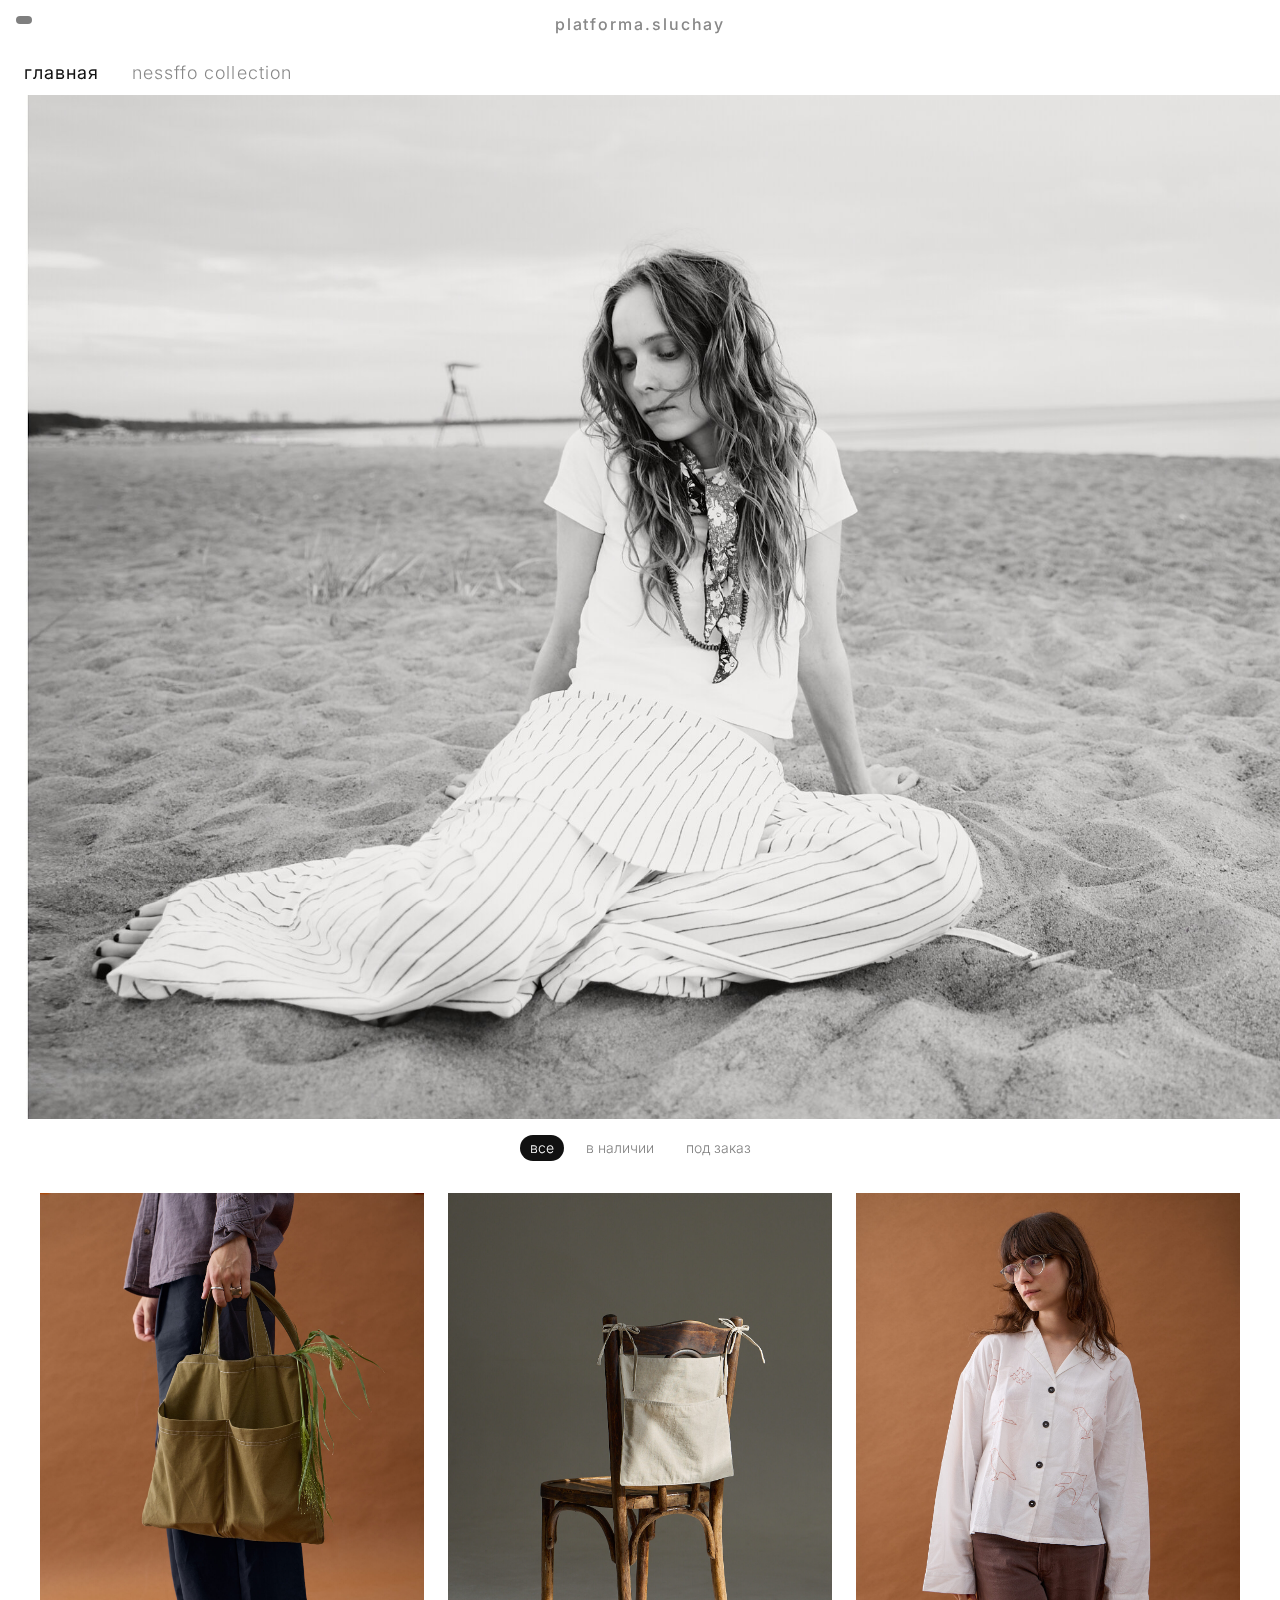
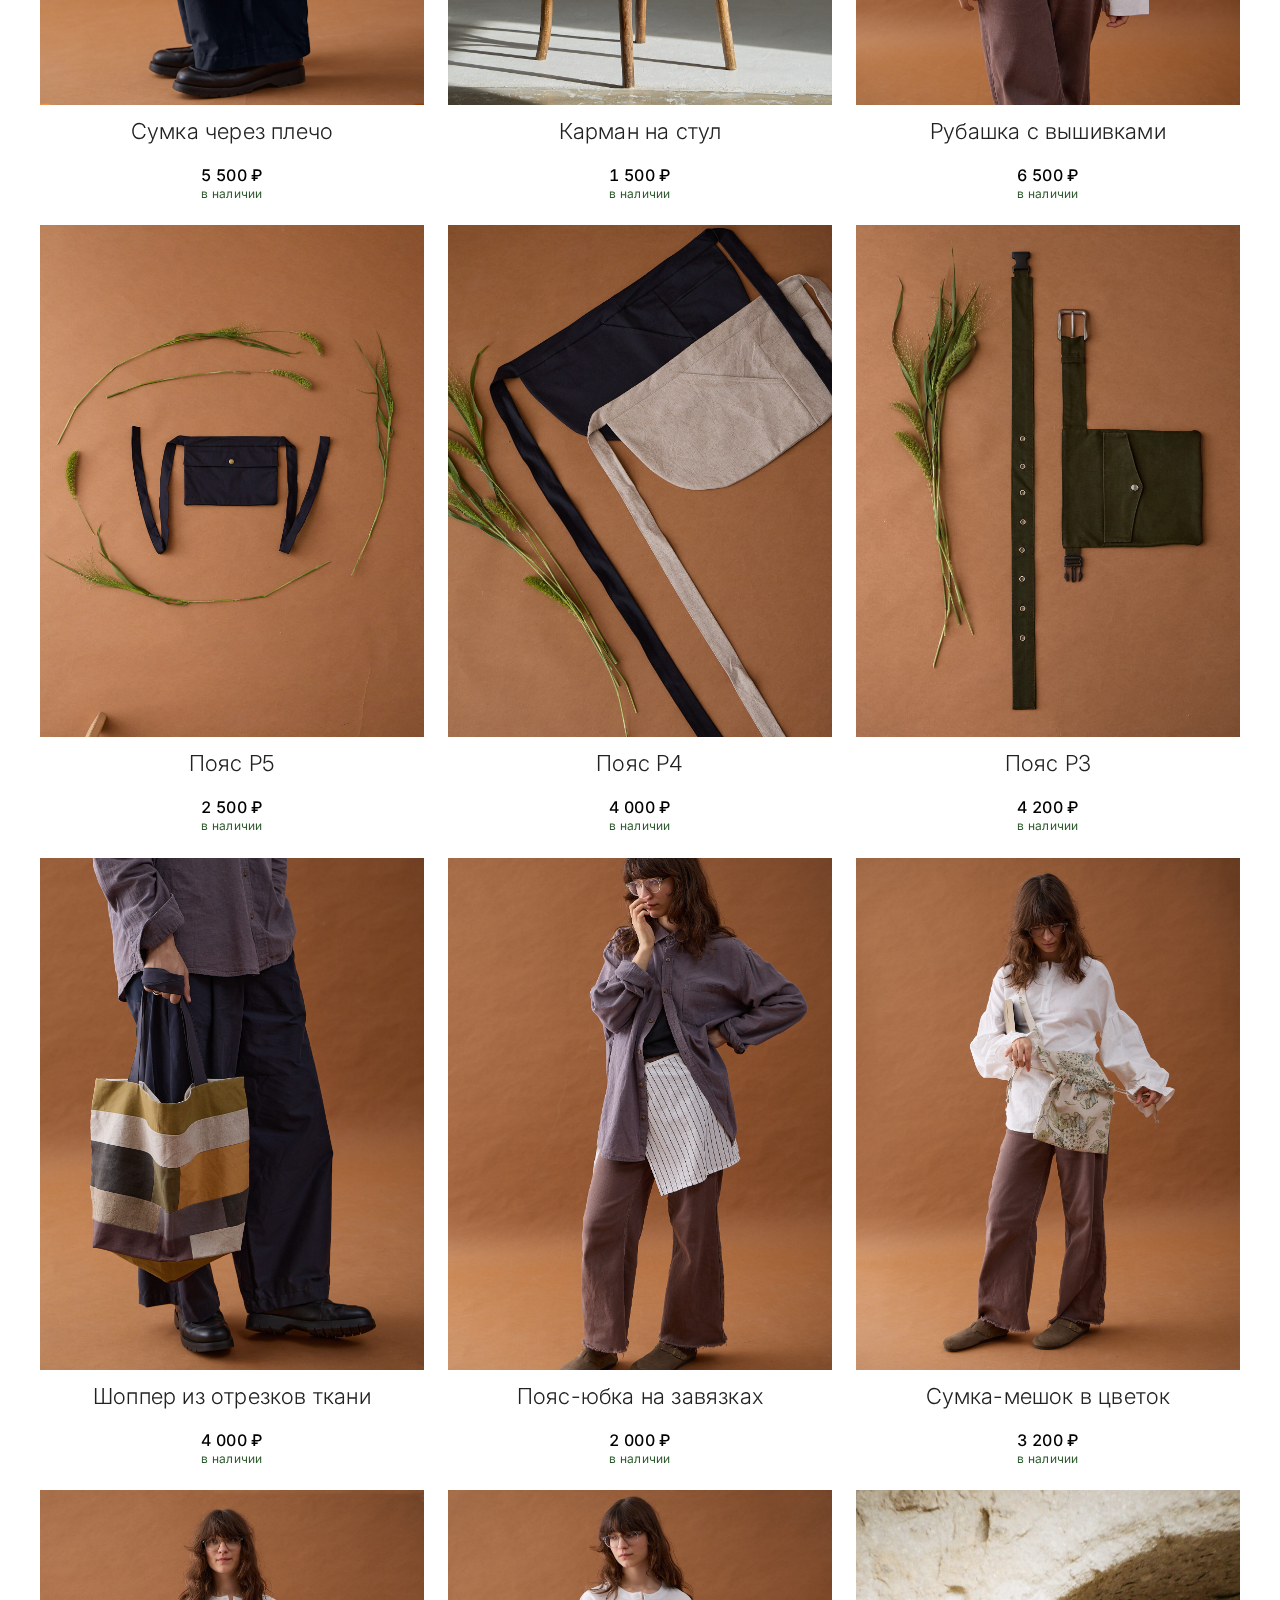
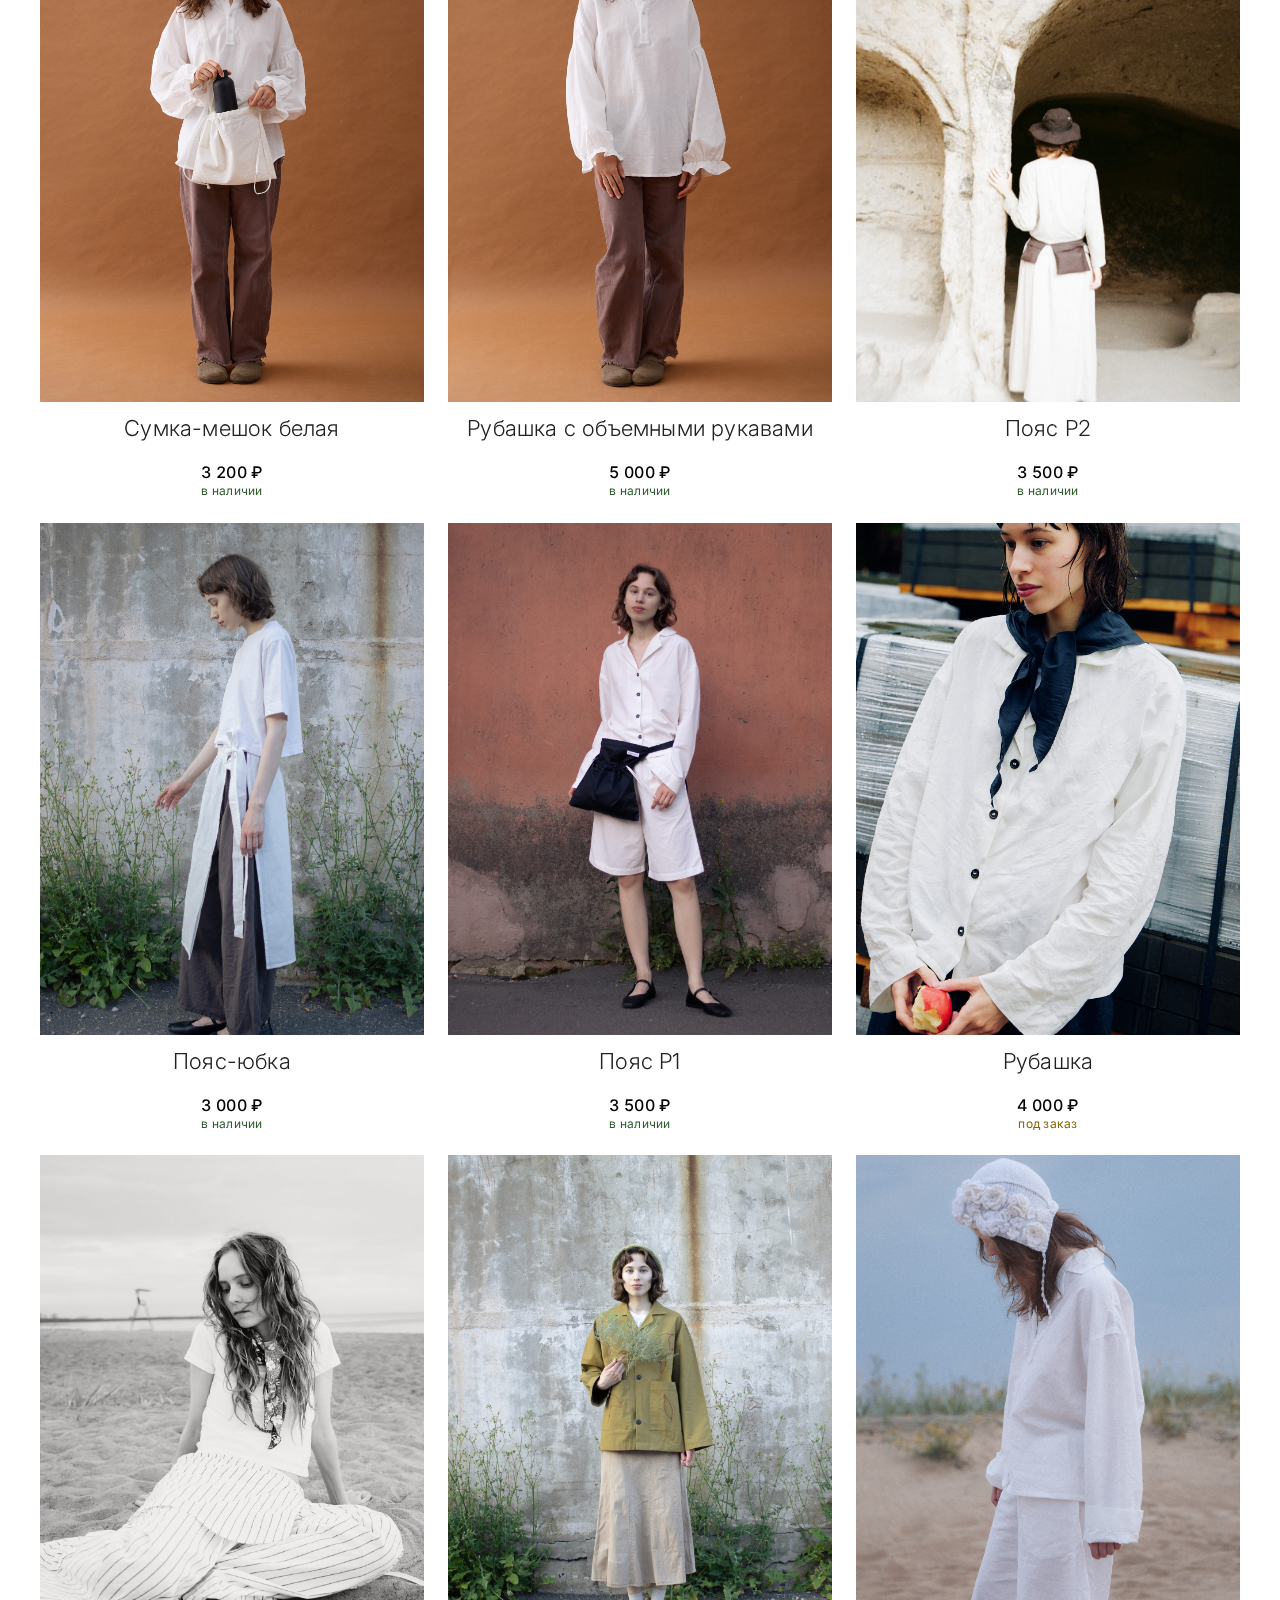
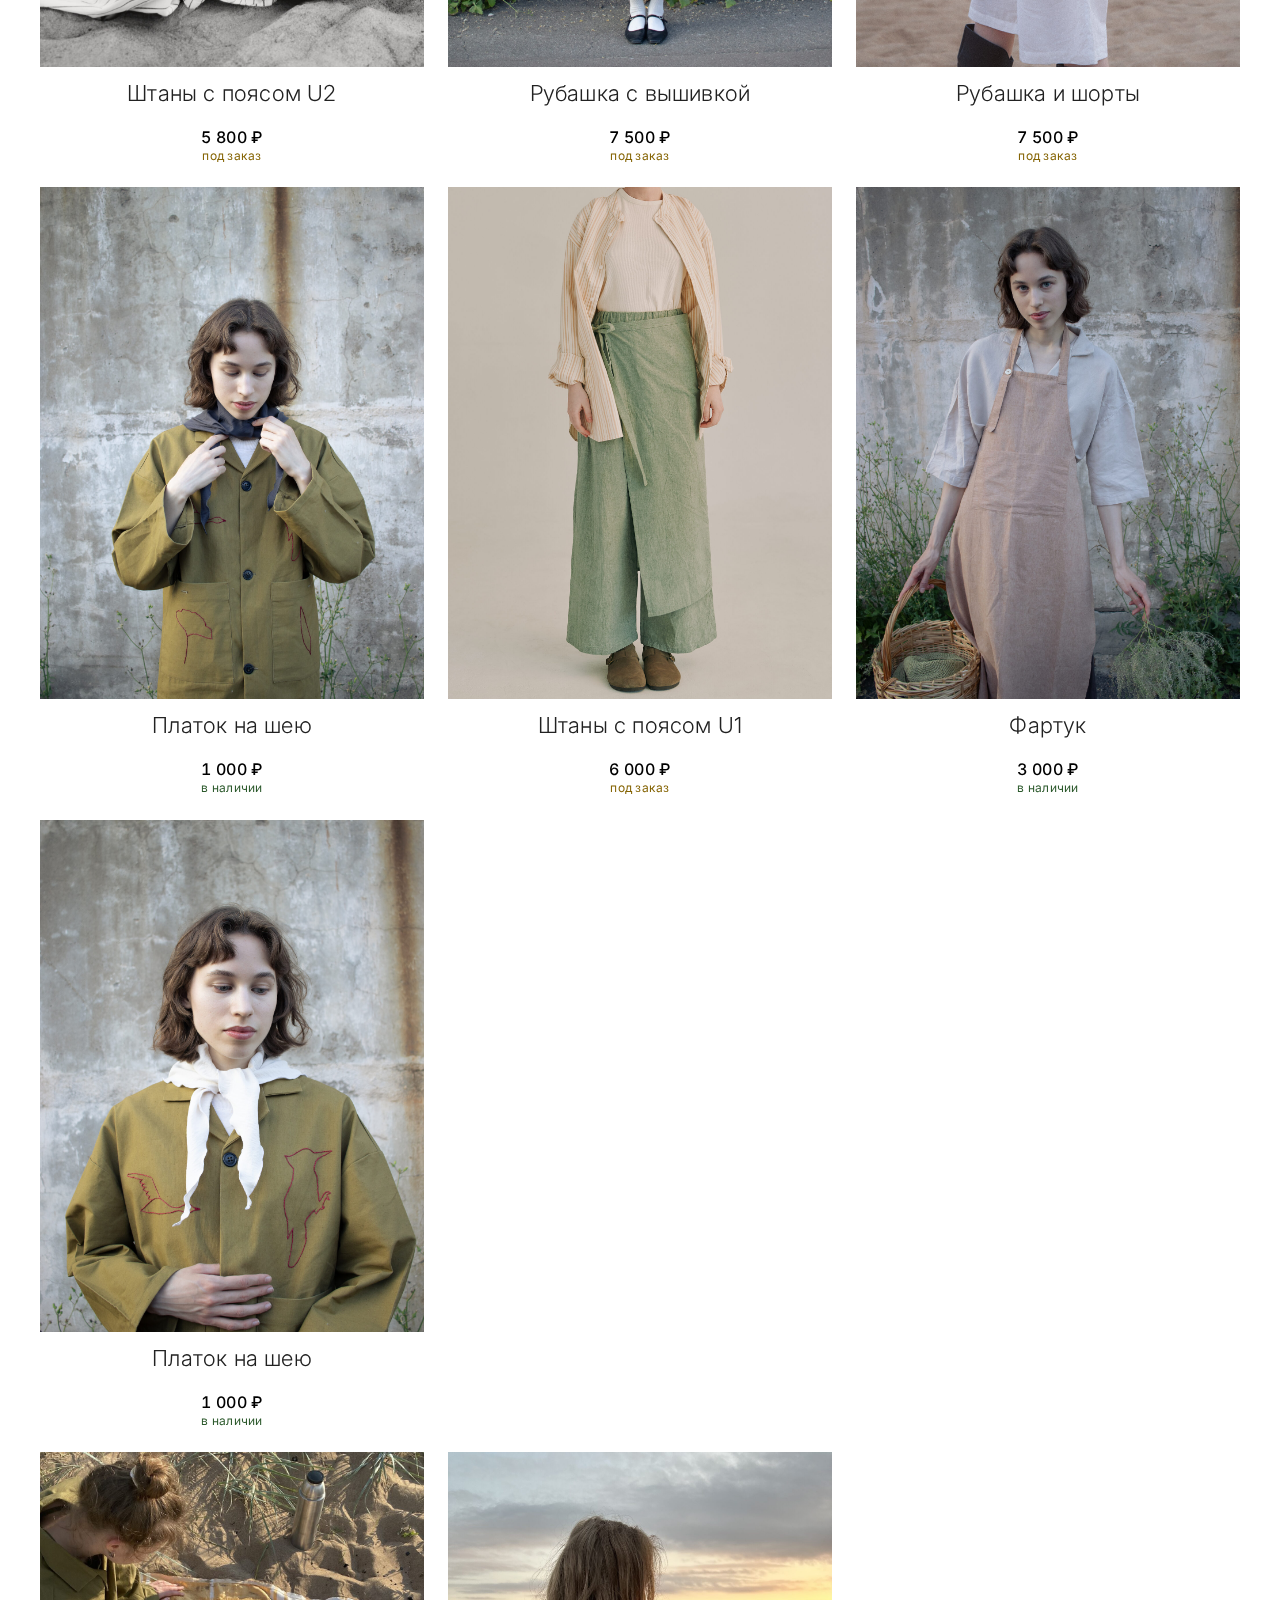
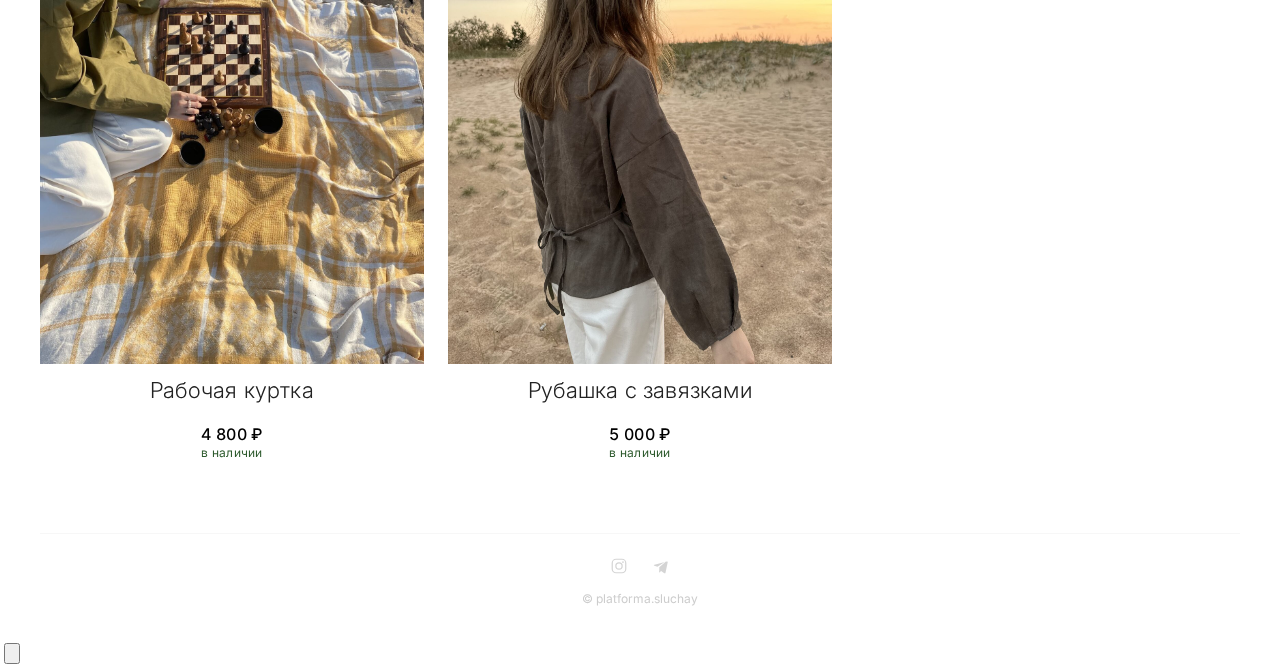
<file: index.html>
<!DOCTYPE html>
<html lang="ru">
<head>
<meta charset="UTF-8" />
    <meta name="viewport" content="width=device-width, initial-scale=1.0, maximum-scale=1.0, user-scalable=no, viewport-fit=cover" />
    <meta http-equiv="Cache-Control" content="no-cache, no-store, must-revalidate, max-age=0" />
    <meta http-equiv="Pragma" content="no-cache" />
    <meta http-equiv="Expires" content="0" />
    <meta http-equiv="Last-Modified" content="Thu, 15 Aug 2025 18:45:00 GMT" />
<title>platforma.sluchay</title>

<!-- Favicon -->
<link rel="icon" type="image/png" sizes="32x32" href="favicon.png">
<link rel="icon" type="image/png" sizes="16x16" href="favicon-16x16.png">
<link rel="icon" type="image/png" sizes="48x48" href="favicon-48x48.png">

<!-- preload hero banners to avoid slow first paint -->
<link rel="preload" as="image" href="img/bannerh.jpg">
<link rel="prefetch" as="image" href="img/banner.jpg">

<!-- Шрифты: Inter (текст) + Inter Display (тонкие заголовки) -->
<link href="https://fonts.googleapis.com/css2?family=Inter:wght@300;400;500;600&family=Inter+Display:wght@300;400;600&display=swap" rel="stylesheet">

<!-- Fallback для старых браузеров -->
<script>
  // Проверяем поддержку современных возможностей
  if (!window.requestAnimationFrame) {
    window.requestAnimationFrame = function(callback) {
      return setTimeout(callback, 16);
    };
  }
  if (!window.cancelAnimationFrame) {
    window.cancelAnimationFrame = function(id) {
      clearTimeout(id);
    };
  }
</script>

    <link rel="stylesheet" href="styles.min.css?v=20250814_0285&no_select=1">
    <link rel="stylesheet" href="mobile.overrides.css?v=NEW_DOTS&nocache=1&t=1734567890&cache=KILLED&force=RELOAD">
    <link rel="stylesheet" href="card-titles.css">
</head>
<body>
  <div class="brand">platforma.sluchay</div>

  <nav class="topnav" aria-label="Навигация по разделам">
    <button class="tab active" data-tab="home">главная</button>
    <button class="tab" data-tab="nessffo">nessffo collection</button>
  </nav>

  <img class="hero" alt="" decoding="async" fetchpriority="high">

  <div class="filters" id="filters" aria-label="Фильтр наличия">
    <div class="filters-left">
      <button class="fbtn active" data-filter="all">все</button>
      <button class="fbtn" data-filter="stock">в наличии</button>
      <button class="fbtn" data-filter="preorder">под заказ</button>
    </div>
    <button class="care-btn" id="careBtn" aria-label="Показать руководство по уходу" style="display:none;">
      <svg viewBox="0 0 24 24" fill="none" stroke="currentColor" stroke-width="2">
        <path d="M12 2L2 7l10 5 10-5-10-5zM2 17l10 5 10-5M2 12l10 5 10-5"/>
      </svg>
      руководство
    </button>
  </div>
  


  <div class="care-panel" id="carePanel" role="region" aria-labelledby="careTitle">
    <h4 id="careTitle">Руководство по уходу за изделиями с цианотипией</h4>
    <ul>
      <li>Избегайте стирки агрессивными и щелочными средствами — это вызывает выцветание.</li>
      <li>Стирать вручную в <strong>холодной воде</strong> с мягким мылом или детским шампунем.</li>
      <li>Не стирайте в машине и не используйте отбеливатели.</li>
      <li>Храните в сухом, прохладном месте, вдали от прямых солнечных лучей.</li>
    </ul>
  </div>

  <main class="catalog" id="catalog" style="opacity:0;visibility:hidden;display:none"></main>

  <footer class="site-footer" aria-label="Нижняя информация">
    <div class="row">
      <div class="social">
        <a href="https://www.instagram.com/platforma.sluchay" target="_blank" rel="noopener" aria-label="Мы в Instagram">
          <svg class="icon" viewBox="0 0 24 24" aria-hidden="true"><rect x="3" y="3" width="18" height="18" rx="5" ry="5" fill="none" stroke="currentColor" stroke-width="1.6"/><circle cx="12" cy="12" r="4.2" fill="none" stroke="currentColor" stroke-width="1.6"/><circle cx="17.3" cy="6.7" r="1.2" fill="currentColor"/></svg>
        </a>
        <a href="https://t.me/stub123" target="_blank" rel="noopener" aria-label="Мы в Telegram">
          <svg class="icon" viewBox="0 0 24 24" aria-hidden="true"><path d="M9.7 16.6l-.3 4.2c.4 0 .6-.2 .8-.4l2-1.9 4.2 3.1c.8.4 1.4.2 1.6-.7l2.9-13.6c.3-1.1-.4-1.6-1.2-1.3L3.2 10.3c-1 .4-1 1 0 1.3l4.1 1.3 9.6-6.1c.5-.3 .9-.1 .5.3l-7.7 6.5z" fill="currentColor"/></svg>
        </a>
      </div>
      <div class="credit">© platforma.sluchay</div>
    </div>
  </footer>

  <!-- MODAL -->
  <div class="modal" id="modal" aria-hidden="true">
    <div class="sheet" role="dialog" aria-modal="true" onclick="event.stopPropagation()">
      <button class="close-btn" id="closeBtn" type="button" aria-label="Закрыть">
        <svg viewBox="0 0 24 24" fill="none" stroke="currentColor" stroke-width="2">
          <line x1="18" y1="6" x2="6" y2="18"></line>
          <line x1="6" y1="6" x2="18" y2="18"></line>
        </svg>
      </button>
      
                      <!-- Левая часть - фото -->
                <div class="modal-left" id="modalLeft">
                  <img id="viewerImg" alt="" draggable="false">
                  <button class="zoom-btn" id="zoomBtn" type="button" aria-label="Увеличить">
                    <svg viewBox="0 0 24 24" fill="none" stroke="currentColor" stroke-width="2">
                      <circle cx="11" cy="11" r="8"></circle>
                      <path d="m21 21-4.35-4.35"></path>
                      <line x1="11" y1="8" x2="11" y2="14"></line>
                      <line x1="8" y1="11" x2="14" y2="11"></line>
                    </svg>
                  </button>
                </div>
      
      <!-- Центральная часть - миниатюры -->
      <div class="modal-center">
        <div class="thumbs" id="thumbs"></div>
      </div>
      
                      <!-- Правая часть - информация -->
                <div class="modal-right">
                  <h2 class="title" id="mTitle"></h2>
                  <div class="modal-price" id="mPrice">
                    <span class="price-text"></span>
                  </div>
                  <p class="desc" id="mDesc"></p>
                  <p class="meta" id="mMeta"></p>
                  <a class="desktop-cta" id="desktopLink" target="_blank" rel="noopener">Заказать в Telegram</a>
                </div>
                

    </div>
  </div>

  <!-- НОВАЯ МОБИЛЬНАЯ МОДАЛКА -->
  <div class="mobile-modal" id="mobileModal" aria-hidden="true" aria-modal="true" role="dialog">
    <div class="mobile-modal-content">
      <!-- Зона изображений 3x4 -->
      <div class="mobile-images-zone">
        <div class="mobile-main-image">
          <img id="mobileMainImg" alt="" draggable="false">
          <div class="mobile-dots" id="mobileDots"></div>
          <div class="mobile-image-actions">
            <button class="mobile-close-btn" id="mobileCloseBtn" type="button" aria-label="Закрыть">
              <svg viewBox="0 0 24 24" fill="none" stroke="currentColor" stroke-width="2">
                <line x1="18" y1="6" x2="6" y2="18"></line>
                <line x1="6" y1="6" x2="18" y2="18"></line>
              </svg>
            </button>
          </div>
        </div>
      </div>
      
      <!-- Блок с информацией -->
      <div class="mobile-info-block">
        <h1 class="mobile-title" id="mobileTitle"></h1>
        <div class="mobile-price" id="mobilePrice">
          <span class="mobile-price-text"></span>
        </div>
        <div class="mobile-desc-container">
          <p class="mobile-desc" id="mobileDesc"></p>
          <button class="mobile-composition-btn" id="mobileCompositionBtn" type="button" title="Показать состав">?</button>
        </div>
      </div>
      
      <!-- Кнопка заказа -->
      <a class="mobile-cta" id="mobileLink" target="_blank" rel="noopener">Заказать в Telegram</a>
    </div>
  </div>

  <!-- МОДАЛЬНОЕ ОКНО ДЛЯ УВЕЛИЧЕННОГО ИЗОБРАЖЕНИЯ -->
  <div class="mobile-zoom-modal" id="mobileZoomModal" aria-hidden="true" aria-modal="true" role="dialog">
    <div class="mobile-zoom-content">
      <img id="mobileZoomImg" alt="" draggable="false">
      <div id="mobileZoomDots"></div>
      <button class="mobile-zoom-close-btn" id="mobileZoomCloseBtn" type="button" aria-label="Закрыть увеличенное изображение">
        <svg viewBox="0 0 24 24" fill="none" stroke="currentColor" stroke-width="2">
          <line x1="18" y1="6" x2="6" y2="18"></line>
          <line x1="6" y1="6" x2="18" y2="18"></line>
        </svg>
      </button>
    </div>
  </div>

    <script src="cache-bust.js"></script>
    <script src="app.min.js?v=PRODUCTS_20250816_115254v=DOTS_FIXED&nocache=1nocache=1&t=1734567890&cache=KILLED&force=RELOAD&timestamp=20250816_0945"></script>
</body>
</html>
</file>
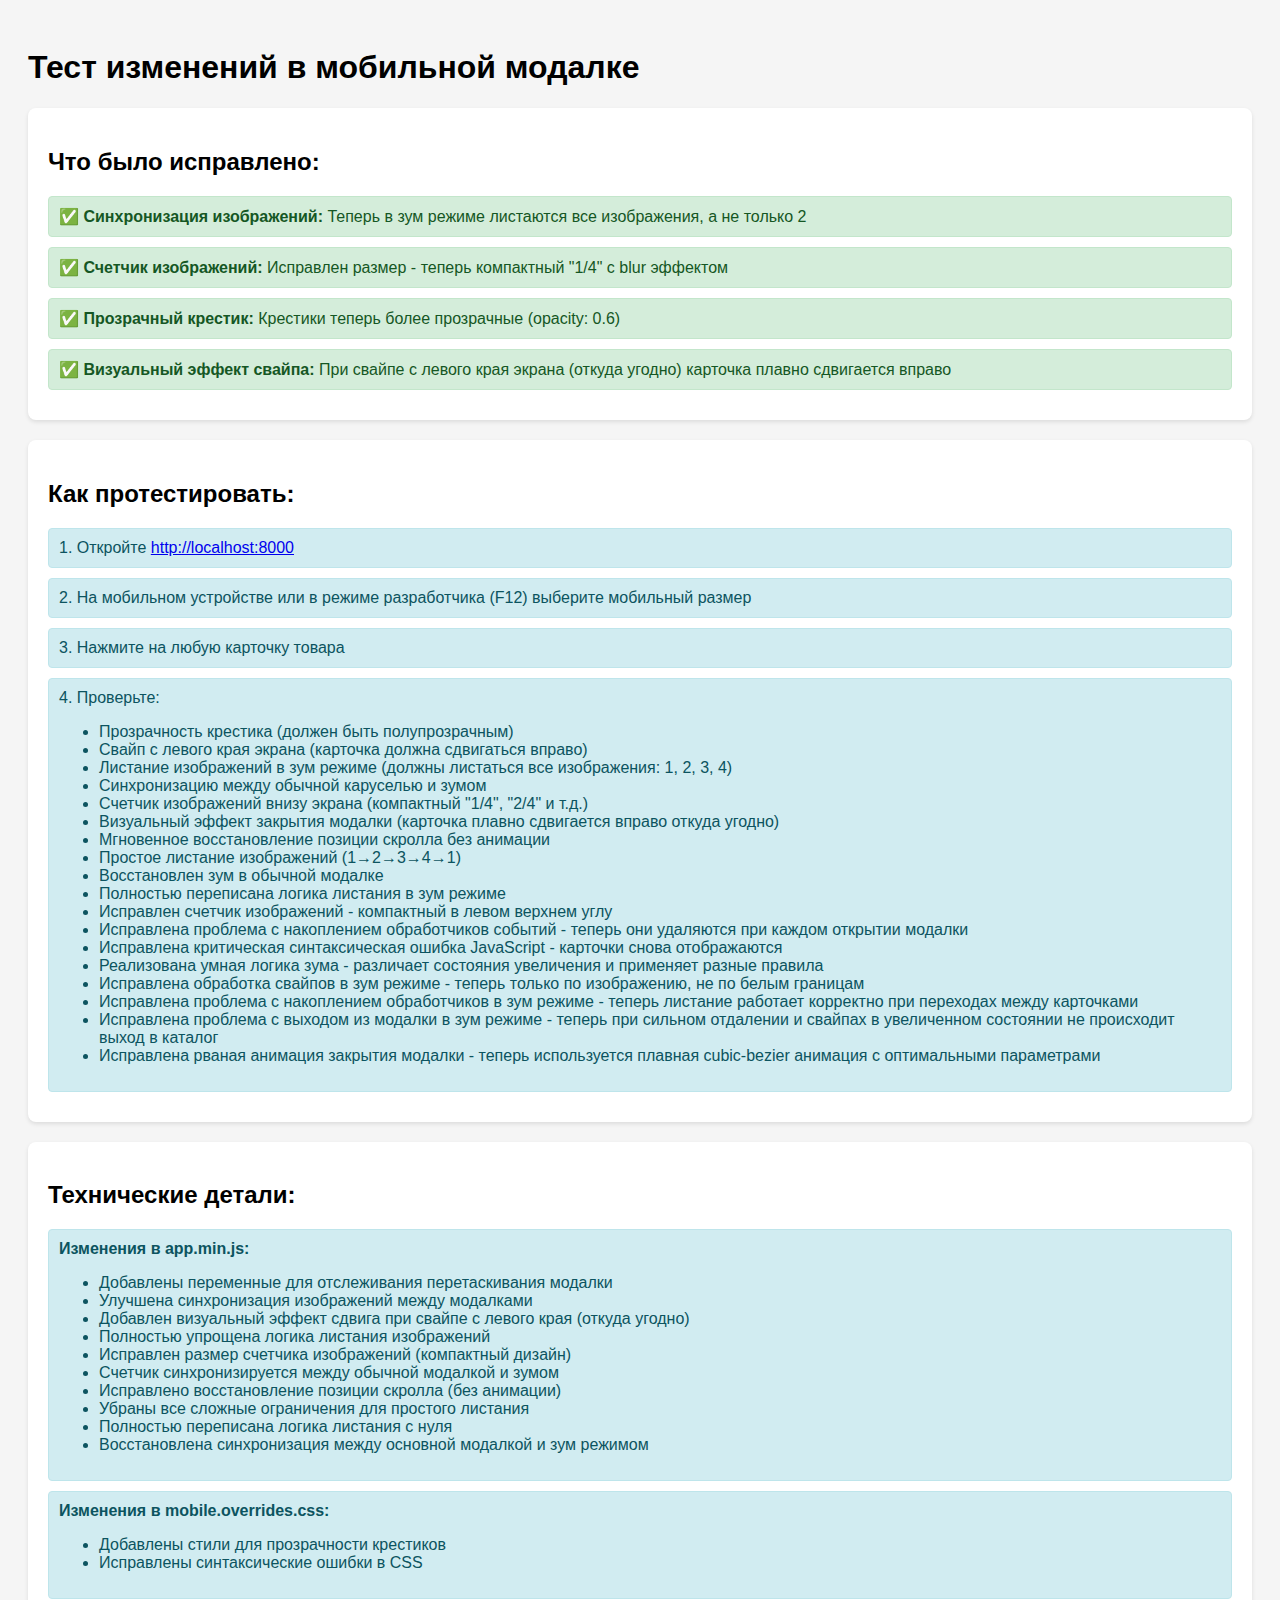
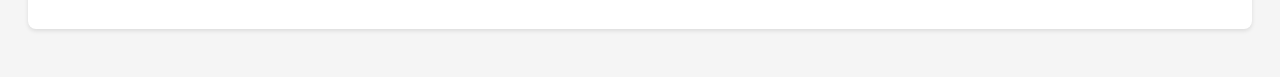
<file: test-changes.html>
<!DOCTYPE html>
<html lang="ru">
<head>
    <meta charset="UTF-8">
    <meta name="viewport" content="width=device-width, initial-scale=1.0">
    <title>Тест изменений</title>
    <style>
        body {
            font-family: Arial, sans-serif;
            padding: 20px;
            background: #f5f5f5;
        }
        .test-section {
            background: white;
            padding: 20px;
            margin: 20px 0;
            border-radius: 8px;
            box-shadow: 0 2px 4px rgba(0,0,0,0.1);
        }
        .status {
            padding: 10px;
            border-radius: 4px;
            margin: 10px 0;
        }
        .success {
            background: #d4edda;
            color: #155724;
            border: 1px solid #c3e6cb;
        }
        .info {
            background: #d1ecf1;
            color: #0c5460;
            border: 1px solid #bee5eb;
        }
    </style>
</head>
<body>
    <h1>Тест изменений в мобильной модалке</h1>
    
    <div class="test-section">
        <h2>Что было исправлено:</h2>
        <div class="status success">
            ✅ <strong>Синхронизация изображений:</strong> Теперь в зум режиме листаются все изображения, а не только 2
        </div>
        <div class="status success">
            ✅ <strong>Счетчик изображений:</strong> Исправлен размер - теперь компактный "1/4" с blur эффектом
        </div>
        <div class="status success">
            ✅ <strong>Прозрачный крестик:</strong> Крестики теперь более прозрачные (opacity: 0.6)
        </div>
        <div class="status success">
            ✅ <strong>Визуальный эффект свайпа:</strong> При свайпе с левого края экрана (откуда угодно) карточка плавно сдвигается вправо
        </div>
    </div>
    
    <div class="test-section">
        <h2>Как протестировать:</h2>
        <div class="status info">
            1. Откройте <a href="http://localhost:8000" target="_blank">http://localhost:8000</a>
        </div>
        <div class="status info">
            2. На мобильном устройстве или в режиме разработчика (F12) выберите мобильный размер
        </div>
        <div class="status info">
            3. Нажмите на любую карточку товара
        </div>
        <div class="status info">
            4. Проверьте:
            <ul>
                <li>Прозрачность крестика (должен быть полупрозрачным)</li>
                <li>Свайп с левого края экрана (карточка должна сдвигаться вправо)</li>
                <li>Листание изображений в зум режиме (должны листаться все изображения: 1, 2, 3, 4)</li>
                <li>Синхронизацию между обычной каруселью и зумом</li>
                <li>Счетчик изображений внизу экрана (компактный "1/4", "2/4" и т.д.)</li>
                <li>Визуальный эффект закрытия модалки (карточка плавно сдвигается вправо откуда угодно)</li>
                <li>Мгновенное восстановление позиции скролла без анимации</li>
                <li>Простое листание изображений (1→2→3→4→1)</li>
                <li>Восстановлен зум в обычной модалке</li>
                <li>Полностью переписана логика листания в зум режиме</li>
                <li>Исправлен счетчик изображений - компактный в левом верхнем углу</li>
                <li>Исправлена проблема с накоплением обработчиков событий - теперь они удаляются при каждом открытии модалки</li>
                <li>Исправлена критическая синтаксическая ошибка JavaScript - карточки снова отображаются</li>
                <li>Реализована умная логика зума - различает состояния увеличения и применяет разные правила</li>
                <li>Исправлена обработка свайпов в зум режиме - теперь только по изображению, не по белым границам</li>
                <li>Исправлена проблема с накоплением обработчиков в зум режиме - теперь листание работает корректно при переходах между карточками</li>
                <li>Исправлена проблема с выходом из модалки в зум режиме - теперь при сильном отдалении и свайпах в увеличенном состоянии не происходит выход в каталог</li>
                <li>Исправлена рваная анимация закрытия модалки - теперь используется плавная cubic-bezier анимация с оптимальными параметрами</li>
            </ul>
        </div>
    </div>
    
    <div class="test-section">
        <h2>Технические детали:</h2>
        <div class="status info">
            <strong>Изменения в app.min.js:</strong>
            <ul>
                <li>Добавлены переменные для отслеживания перетаскивания модалки</li>
                <li>Улучшена синхронизация изображений между модалками</li>
                <li>Добавлен визуальный эффект сдвига при свайпе с левого края (откуда угодно)</li>
                <li>Полностью упрощена логика листания изображений</li>
                <li>Исправлен размер счетчика изображений (компактный дизайн)</li>
                <li>Счетчик синхронизируется между обычной модалкой и зумом</li>
                <li>Исправлено восстановление позиции скролла (без анимации)</li>
                <li>Убраны все сложные ограничения для простого листания</li>
                <li>Полностью переписана логика листания с нуля</li>
                <li>Восстановлена синхронизация между основной модалкой и зум режимом</li>
            </ul>
        </div>
        <div class="status info">
            <strong>Изменения в mobile.overrides.css:</strong>
            <ul>
                <li>Добавлены стили для прозрачности крестиков</li>
                <li>Исправлены синтаксические ошибки в CSS</li>
            </ul>
        </div>
    </div>
</body>
</html>
</file>
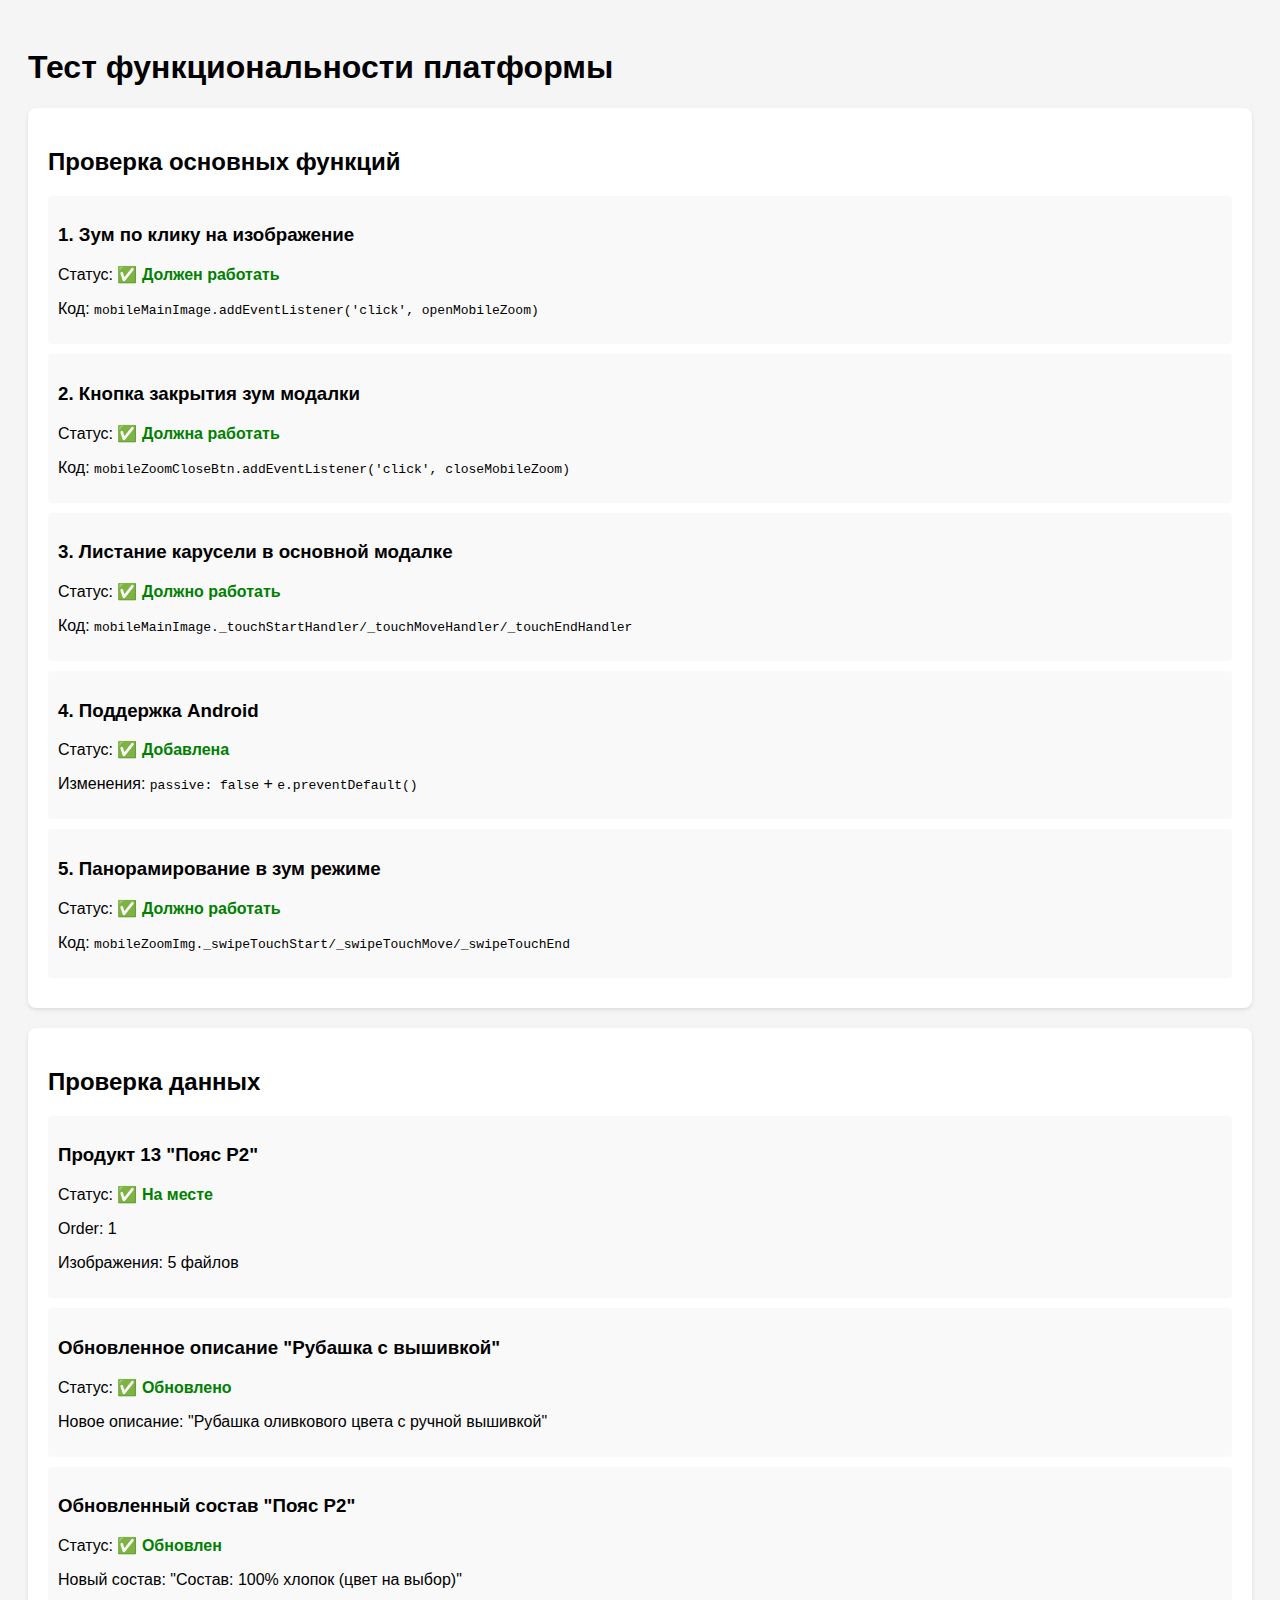
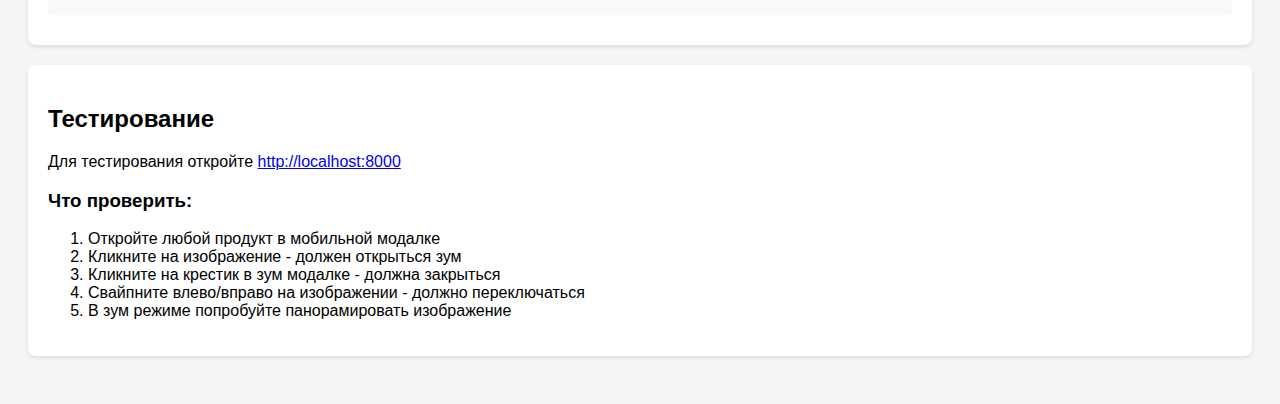
<file: test-functionality.html>
<!DOCTYPE html>
<html lang="ru">
<head>
    <meta charset="UTF-8">
    <meta name="viewport" content="width=device-width, initial-scale=1.0">
    <title>Тест функциональности</title>
    <style>
        body {
            font-family: Arial, sans-serif;
            padding: 20px;
            background: #f5f5f5;
        }
        .test-section {
            background: white;
            padding: 20px;
            margin: 20px 0;
            border-radius: 8px;
            box-shadow: 0 2px 4px rgba(0,0,0,0.1);
        }
        .test-item {
            margin: 10px 0;
            padding: 10px;
            background: #f9f9f9;
            border-radius: 4px;
        }
        .status-ok {
            color: green;
            font-weight: bold;
        }
        .status-error {
            color: red;
            font-weight: bold;
        }
        .test-button {
            background: #007bff;
            color: white;
            border: none;
            padding: 10px 20px;
            border-radius: 4px;
            cursor: pointer;
            margin: 5px;
        }
        .test-button:hover {
            background: #0056b3;
        }
    </style>
</head>
<body>
    <h1>Тест функциональности платформы</h1>
    
    <div class="test-section">
        <h2>Проверка основных функций</h2>
        
        <div class="test-item">
            <h3>1. Зум по клику на изображение</h3>
            <p>Статус: <span class="status-ok">✅ Должен работать</span></p>
            <p>Код: <code>mobileMainImage.addEventListener('click', openMobileZoom)</code></p>
        </div>
        
        <div class="test-item">
            <h3>2. Кнопка закрытия зум модалки</h3>
            <p>Статус: <span class="status-ok">✅ Должна работать</span></p>
            <p>Код: <code>mobileZoomCloseBtn.addEventListener('click', closeMobileZoom)</code></p>
        </div>
        
        <div class="test-item">
            <h3>3. Листание карусели в основной модалке</h3>
            <p>Статус: <span class="status-ok">✅ Должно работать</span></p>
            <p>Код: <code>mobileMainImage._touchStartHandler/_touchMoveHandler/_touchEndHandler</code></p>
        </div>
        
        <div class="test-item">
            <h3>4. Поддержка Android</h3>
            <p>Статус: <span class="status-ok">✅ Добавлена</span></p>
            <p>Изменения: <code>passive: false</code> + <code>e.preventDefault()</code></p>
        </div>
        
        <div class="test-item">
            <h3>5. Панорамирование в зум режиме</h3>
            <p>Статус: <span class="status-ok">✅ Должно работать</span></p>
            <p>Код: <code>mobileZoomImg._swipeTouchStart/_swipeTouchMove/_swipeTouchEnd</code></p>
        </div>
    </div>
    
    <div class="test-section">
        <h2>Проверка данных</h2>
        
        <div class="test-item">
            <h3>Продукт 13 "Пояс P2"</h3>
            <p>Статус: <span class="status-ok">✅ На месте</span></p>
            <p>Order: 1</p>
            <p>Изображения: 5 файлов</p>
        </div>
        
        <div class="test-item">
            <h3>Обновленное описание "Рубашка с вышивкой"</h3>
            <p>Статус: <span class="status-ok">✅ Обновлено</span></p>
            <p>Новое описание: "Рубашка оливкового цвета с ручной вышивкой"</p>
        </div>
        
        <div class="test-item">
            <h3>Обновленный состав "Пояс P2"</h3>
            <p>Статус: <span class="status-ok">✅ Обновлен</span></p>
            <p>Новый состав: "Состав: 100% хлопок (цвет на выбор)"</p>
        </div>
    </div>
    
    <div class="test-section">
        <h2>Тестирование</h2>
        <p>Для тестирования откройте <a href="http://localhost:8000" target="_blank">http://localhost:8000</a></p>
        
        <h3>Что проверить:</h3>
        <ol>
            <li>Откройте любой продукт в мобильной модалке</li>
            <li>Кликните на изображение - должен открыться зум</li>
            <li>Кликните на крестик в зум модалке - должна закрыться</li>
            <li>Свайпните влево/вправо на изображении - должно переключаться</li>
            <li>В зум режиме попробуйте панорамировать изображение</li>
        </ol>
    </div>
    
    <script>
        // Простая проверка, что страница загружена
        console.log('Тест функциональности загружен');
        
        // Проверяем, что основные элементы есть в DOM
        document.addEventListener('DOMContentLoaded', () => {
            console.log('DOM загружен');
        });
    </script>
</body>
</html>
</file>
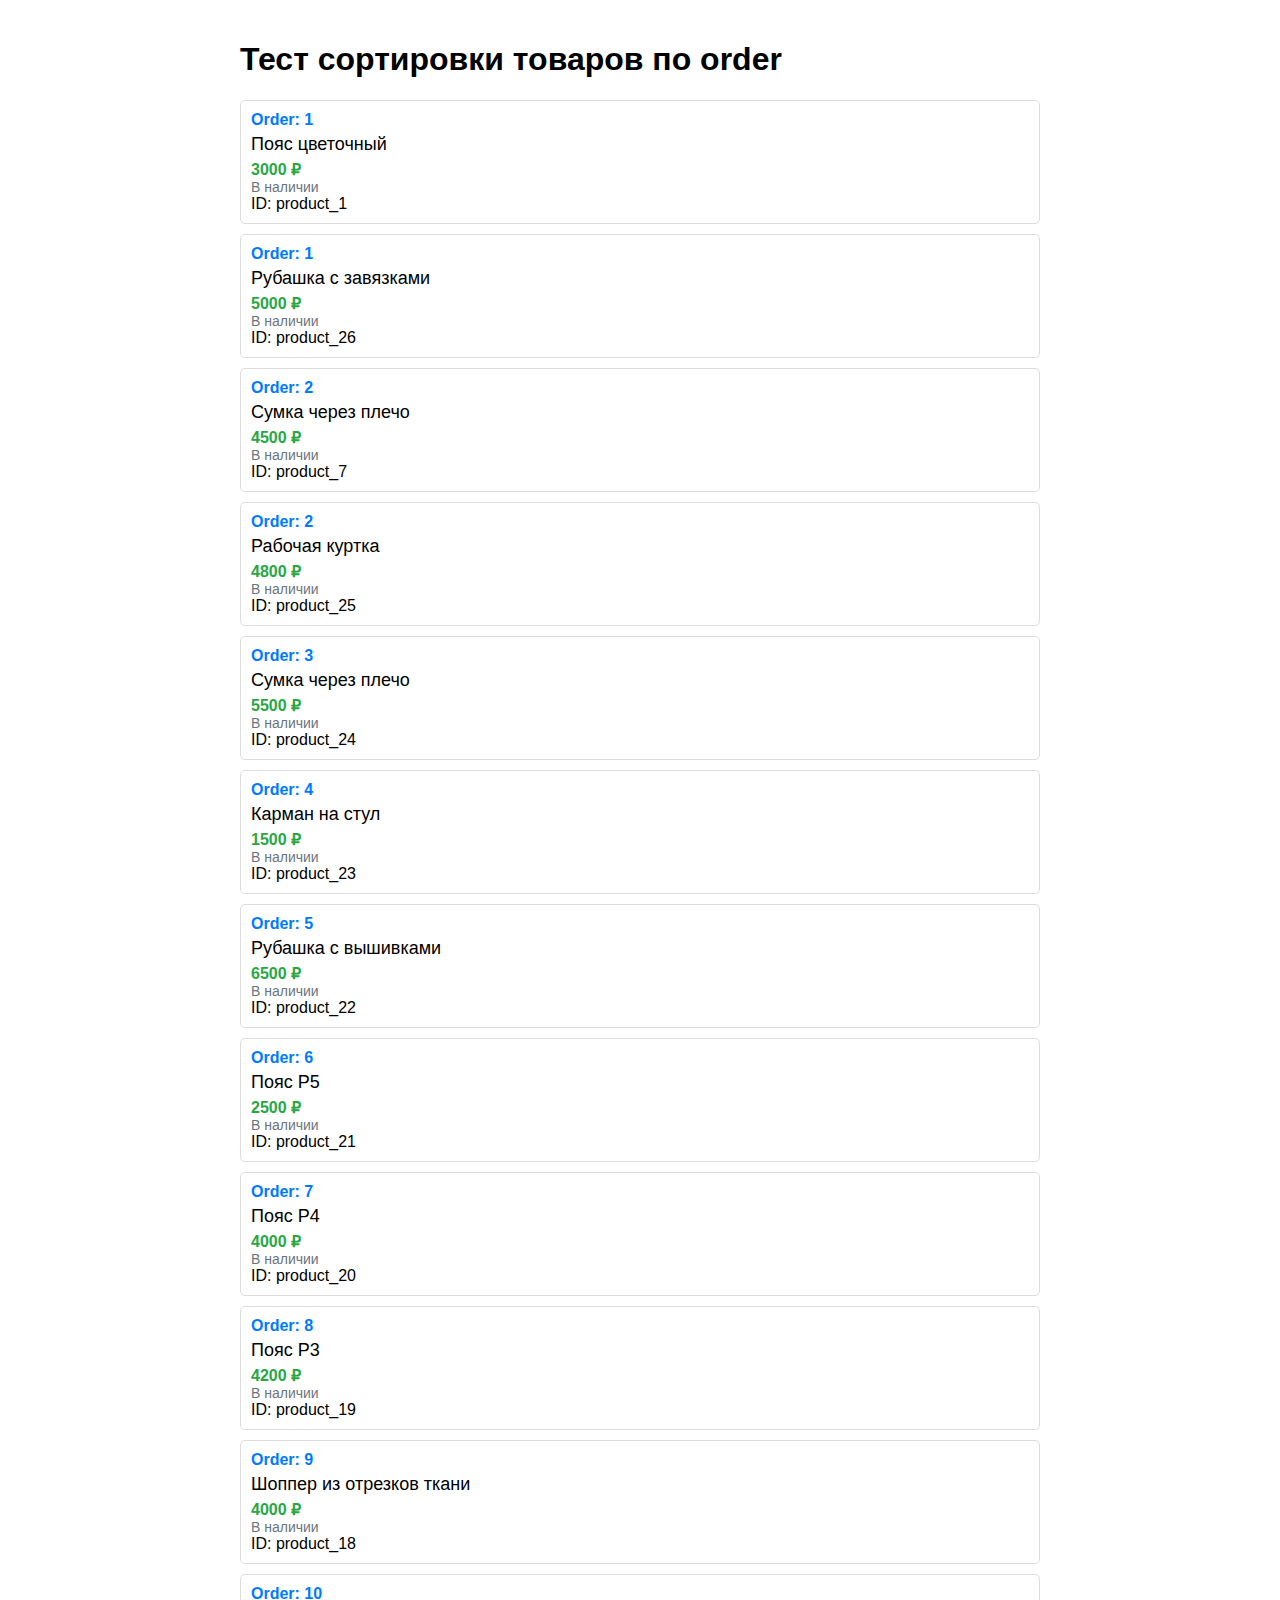
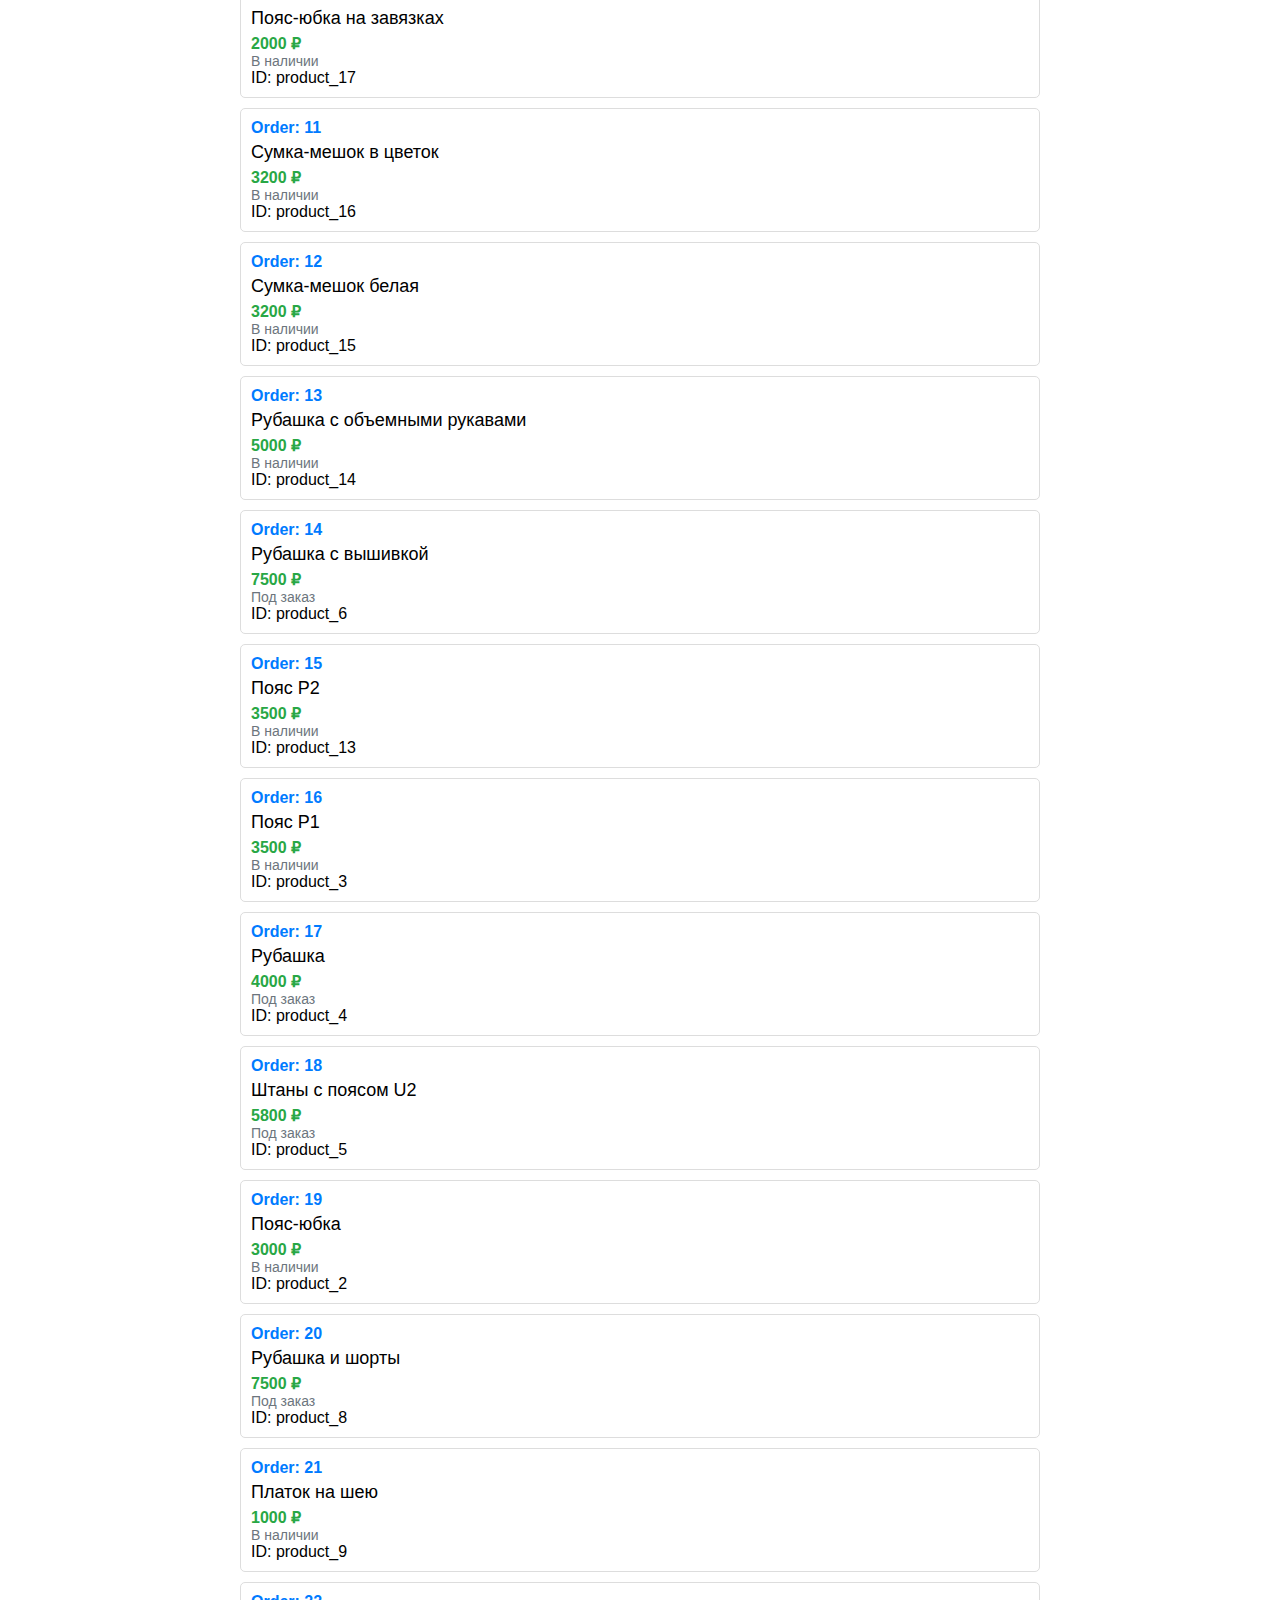
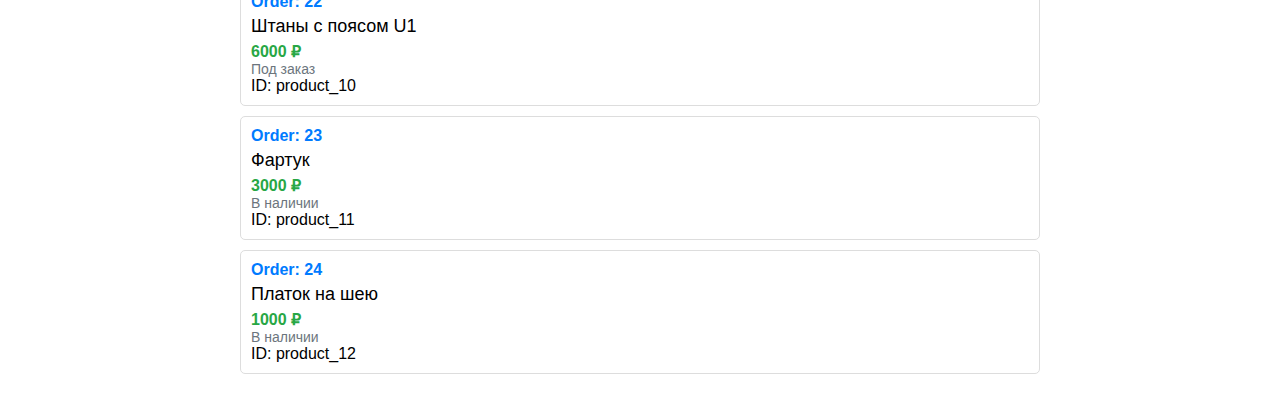
<file: test-sorting.html>
<!DOCTYPE html>
<html lang="ru">
<head>
    <meta charset="UTF-8">
    <meta name="viewport" content="width=device-width, initial-scale=1.0">
    <title>Тест сортировки товаров</title>
    <style>
        body {
            font-family: Arial, sans-serif;
            max-width: 800px;
            margin: 0 auto;
            padding: 20px;
        }
        .product {
            border: 1px solid #ddd;
            padding: 10px;
            margin: 10px 0;
            border-radius: 5px;
        }
        .order {
            font-weight: bold;
            color: #007bff;
        }
        .title {
            font-size: 18px;
            margin: 5px 0;
        }
        .price {
            color: #28a745;
            font-weight: bold;
        }
        .status {
            color: #6c757d;
            font-size: 14px;
        }
    </style>
</head>
<body>
    <h1>Тест сортировки товаров по order</h1>
    <div id="products"></div>

    <script>
        async function loadAndTestProducts() {
            try {
                const response = await fetch('products.json?v=' + new Date().getTime());
                const products = await response.json();
                
                // Преобразуем данные в нужный формат
                const formattedProducts = products.map(item => ({
                    id: `product_${item.id}`,
                    images: item.images.split('|').map(img => img.trim()),
                    title: item.title,
                    price: item.price,
                    desc: item.desc,
                    meta: item.meta,
                    link: item.link,
                    status: item.status,
                    order: parseInt(item.order),
                    section: item.section
                }));
                
                // Сортируем товары по полю order
                formattedProducts.sort((a, b) => a.order - b.order);
                
                // Отображаем товары
                const container = document.getElementById('products');
                formattedProducts.forEach(product => {
                    const div = document.createElement('div');
                    div.className = 'product';
                    div.innerHTML = `
                        <div class="order">Order: ${product.order}</div>
                        <div class="title">${product.title}</div>
                        <div class="price">${product.price} ₽</div>
                        <div class="status">${product.status === 'stock' ? 'В наличии' : 'Под заказ'}</div>
                        <div>ID: ${product.id}</div>
                    `;
                    container.appendChild(div);
                });
                
                console.log('Товары отсортированы по order:', formattedProducts.map(p => ({order: p.order, title: p.title})));
                
            } catch (error) {
                console.error('Ошибка загрузки товаров:', error);
                document.getElementById('products').innerHTML = '<p style="color: red;">Ошибка загрузки товаров</p>';
            }
        }
        
        loadAndTestProducts();
    </script>
</body>
</html>
</file>
<file: mobile.overrides.css>
:root { --safe-bottom: env(safe-area-inset-bottom, 0px); }

/* Глобально отключаем выделение везде */
* {
  -webkit-user-select: none !important;
  -moz-user-select: none !important;
  -ms-user-select: none !important;
  user-select: none !important;
  -webkit-touch-callout: none !important;
  -webkit-tap-highlight-color: transparent !important;
  outline: none !important;
}

/* Улучшаем карточки для мобильных устройств */
.card {
  -webkit-tap-highlight-color: transparent !important;
  -webkit-touch-callout: none !important;
  cursor: pointer !important;
  transition: transform 0.1s ease !important;
  /* Улучшаем для скроллинга */
  touch-action: pan-y !important;
  -webkit-overflow-scrolling: touch !important;
}

.card:active {
  transform: scale(0.98) !important;
}

/* Улучшаем каталог для скроллинга */
.catalog {
  -webkit-overflow-scrolling: touch !important;
  scroll-behavior: smooth !important;
  touch-action: pan-y !important;
}

/* Разрешаем выделение только для текстовых полей и кнопок */
input, textarea, button, [contenteditable="true"] {
  -webkit-user-select: text !important;
  -moz-user-select: text !important;
  -ms-user-select: text !important;
  user-select: text !important;
}

/* Отключаем выделение для точек (они только для вида) */
.mobile-dot {
  -webkit-user-select: none !important;
  -moz-user-select: none !important;
  -ms-user-select: none !important;
  user-select: none !important;
  -webkit-touch-callout: none !important;
  -webkit-tap-highlight-color: transparent !important;
  pointer-events: none !important; /* Отключаем клики по точкам */
  /* Убираем все CSS стили - используем только inline стили */
  background: transparent !important;
  border: none !important;
  padding: 0 !important;
  margin: 0 !important;
}

/* Отключаем выделение для кнопок, но оставляем клики */
.mobile-composition-btn, .mobile-close-btn {
  -webkit-user-select: none !important;
  -moz-user-select: none !important;
  -ms-user-select: none !important;
  user-select: none !important;
  -webkit-touch-callout: none !important;
  -webkit-tap-highlight-color: transparent !important;
  pointer-events: auto !important; /* Оставляем клики для кнопок */
}

/* Делаем крестики более прозрачными */
.mobile-close-btn {
  opacity: 0.6 !important;
  transition: opacity 0.2s ease !important;
}

.mobile-close-btn:hover,
.mobile-close-btn:active {
  opacity: 0.8 !important;
}

/* Smooth scroll для всей страницы */
html {
  scroll-behavior: smooth;
}

/* Белый фон для всей страницы */
body {
  background: #fff !important;
}

/* Фиксация навигации при скролле */
nav.topnav {
  position: sticky !important;
  top: 0 !important;
  z-index: 100 !important;
  background: rgba(255, 255, 255, 0.8) !important;
  backdrop-filter: blur(10px) saturate(140%) !important;
  transition: background 0.25s ease, box-shadow 0.25s ease, backdrop-filter 0.25s ease !important;
  border-radius: 0 !important;
}

nav.topnav.scrolled {
  background: rgba(255, 255, 255, 0.36) !important;
  backdrop-filter: blur(10px) saturate(140%) !important;
  box-shadow: none !important;
  border: 0 !important;
  border-radius: 14px !important;
}

@media (max-width: 768px) {
  /* Простая настройка для прокрутки */
  html, body {
    height: auto !important;
    min-height: 100vh !important;
    overflow-y: visible !important;
  }
  
  /* Исправляем main элемент */
  main {
    height: auto !important;
    min-height: auto !important;
    overflow: visible !important;
    background: #fff !important;
  }
  
  /* Убеждаемся, что навигация работает на мобильных */
  nav.topnav {
    position: sticky !important;
    top: 0 !important;
    z-index: 100 !important;
    background: rgba(255, 255, 255, 0.8) !important;
    backdrop-filter: blur(10px) saturate(140%) !important;
    transition: background 0.25s ease, box-shadow 0.25s ease, backdrop-filter 0.25s ease !important;
    border-radius: 0 !important;
  }
  
  nav.topnav.scrolled {
    background: rgba(255, 255, 255, 0.36) !important;
    backdrop-filter: blur(10px) saturate(140%) !important;
    box-shadow: none !important;
    border: 0 !important;
    border-radius: 0 !important;
  }
  .care-btn {
    display: none !important;
  }
  
  /* modal as bottom-sheet */
  .modal { align-items: flex-end; }
  .modal .sheet {
    width: 100vw;
    height: 100dvh;
    max-height: 100dvh;
    border-radius: 0; /* Убираем скругления на мобильных */
    overflow: hidden;
    display: grid;
    grid-template-rows: 70% 30%; /* Увеличиваем блок фотографий еще больше */
    padding: 0; /* Убираем отступы для полной ширины изображений */
    /* Добавляем поддержку свайпов */
    touch-action: pan-y;
    /* Убираем transition по умолчанию - будем управлять анимацией через JS */
    transition: none;
  }

  /* Улучшенная анимация при свайпе вверх */
  .modal .sheet.swipe-complete {
    transition: transform 0.6s cubic-bezier(0.25, 0.46, 0.45, 0.94);
  }

  /* Плавная анимация возврата с улучшенным wobble */
  .modal .sheet.return-animation {
    transition: transform 0.4s cubic-bezier(0.25, 0.46, 0.45, 0.94);
  }

  /* Плавная анимация возврата без тряски */
  .modal .sheet.return-smooth {
    transition: transform 0.3s cubic-bezier(0.25, 0.46, 0.45, 0.94);
  }

  /* Убираем темный фейд при свайпе */
  .modal.swiping {
    background: transparent !important;
    transition: none !important;
  }

  /* Мгновенное исчезновение фейда */
  .modal.swipe-complete {
    background: transparent !important;
    transition: none !important;
  }
  
  /* Убираем фон сразу при начале свайпа */
  .modal.swiping .sheet {
    background: #fff !important;
  }
  
  /* Мгновенно убираем темный фон при любом свайпе */
  .modal:has(.sheet[style*="translateY"]) {
    background: transparent !important;
    transition: none !important;
  }

  .modal .left { 
    order: 1; 
    /* Убираем выделение изображения */
    -webkit-user-select: none;
    -moz-user-select: none;
    -ms-user-select: none;
    user-select: none;
    /* Исправляем ширину изображений */
    width: 100% !important;
    max-width: 100% !important;
  }
  
  /* Исправляем размеры изображений для полной ширины */
  .modal .viewer {
    width: 100vw !important;
    max-width: 100vw !important;
    min-height: 70vh !important;
    position: relative !important;
    overflow: hidden !important;
    margin: 0 !important;
    padding: 0 !important;
  }
  
  .modal .viewer img {
    width: 100vw !important;
    height: 100% !important;
    object-fit: cover !important;
    object-position: center !important;
    position: absolute !important;
    top: 0 !important;
    left: 0 !important;
    right: 0 !important;
    bottom: 0 !important;
    margin: 0 !important;
    padding: 0 !important;
    /* Улучшаем взаимодействие с изображением */
    pointer-events: auto !important;
    cursor: pointer !important;
  }
  
  /* Улучшаем взаимодействие с контейнером изображения */
  .modal .viewer {
    cursor: pointer !important;
    pointer-events: auto !important;
    /* Убираем все возможные блокировки взаимодействия */
    -webkit-user-select: none !important;
    -moz-user-select: none !important;
    -ms-user-select: none !important;
    user-select: none !important;
    -webkit-touch-callout: none !important;
    -webkit-tap-highlight-color: transparent !important;
  }
  
  /* Убираем блокировки взаимодействия с изображением */
  .modal .viewer img {
    -webkit-user-select: none !important;
    -moz-user-select: none !important;
    -ms-user-select: none !important;
    user-select: none !important;
    -webkit-touch-callout: none !important;
    -webkit-tap-highlight-color: transparent !important;
    /* Убираем все возможные фильтры */
    filter: none !important;
    -webkit-filter: none !important;
  }
  
  /* Исправляем позицию кнопки лупы */
  .modal .zoom-btn {
    position: absolute !important;
    right: 12px !important;
    bottom: 12px !important;
    width: 40px !important;
    height: 40px !important;
    z-index: 10 !important;
  }
  
  /* Исправляем позицию кнопки закрытия */
  .modal .close-btn {
    position: absolute !important;
    top: 12px !important;
    right: 12px !important;
    width: 40px !important;
    height: 40px !important;
    z-index: 10 !important;
  }
  
  .modal .right {
    order: 2;
    align-items: center; /* Центрируем элементы по вертикали */
    text-align: center; /* Центрируем текст */
    overflow-y: auto;
    padding: 16px 20px calc(96px + var(--safe-bottom));
    /* Улучшаем скролл */
    -webkit-overflow-scrolling: touch;
    scroll-behavior: smooth;
    /* Исправляем проблему с z-index */
    position: relative;
    z-index: 1;
    /* Улучшаем отображение текста */
    max-width: 100%;
    box-sizing: border-box;
    display: flex;
    flex-direction: column;
    justify-content: flex-start;
  }

  .modal .title { 
    font-size: 22px !important; 
    line-height: 1.3 !important; 
    margin: 4px 0 2px !important; /* Уменьшаем отступы */
    text-align: center !important; /* Центрируем заголовок */
    word-wrap: break-word !important;
    overflow-wrap: break-word !important;
    color: #333 !important;
  }
  
  .modal .modal-price {
    display: flex;
    align-items: center;
    gap: 8px;
    margin: 4px 0 2px; /* Уменьшаем отступы */
    justify-content: center; /* Центрируем цену */
    flex-wrap: wrap; /* Разрешаем перенос на новую строку */
  }
  
  /* Перемещаем статус в одну строку с ценой */
  .modal .status {
    margin: 0 0 0 8px; /* Отступ слева от цены */
    text-align: left;
    font: 400 12px/1.2 'Inter';
    letter-spacing: .02em;
    display: inline-block !important;
    visibility: visible !important;
    opacity: 1 !important;
  }
  
  .modal .status {
    margin: 4px 0 2px 0; /* Уменьшаем отступы */
    text-align: center;
    font: 400 12px/1.2 'Inter';
    letter-spacing: .02em;
    display: block !important;
    visibility: visible !important;
    opacity: 1 !important;
  }

  .modal .status.in {
    color: #2e7d32;
    border: none !important;
    outline: none !important;
    box-shadow: none !important;
  }

  .modal .status.pre {
    color: #a86800;
    border: none !important;
    outline: none !important;
    box-shadow: none !important;
  }
  
  /* Принудительно убираем все возможные обводки у статуса в модалке */
  .modal .status {
    border: none !important;
    outline: none !important;
    box-shadow: none !important;
  }
  
  /* Максимальная специфичность для статуса в модалке */
  body .modal .status,
  .modal .sheet .right .status,
  .modal .status {
    border: none !important;
    outline: none !important;
    box-shadow: none !important;
    background: transparent !important;
  }
  
  /* Максимальная специфичность для переопределения всех стилей */
  body .modal .sheet .right .desc,
  .modal .sheet .right .desc,
  .modal .desc { 
    font-size: 15px !important; 
    line-height: 1.5 !important; 
    margin: 4px 0 8px !important; /* Уменьшаем отступы */
    text-align: left !important; /* Выравниваем по левому краю */
    word-wrap: break-word !important;
    overflow-wrap: break-word !important;
    color: #555 !important;
    display: block !important; /* Убираем ограничение строк */
    overflow: visible !important; /* Показываем весь текст */
    height: auto !important; /* Автоматическая высота */
    max-height: none !important; /* Убираем ограничение высоты */
    padding: 0 8px !important; /* Отступы для прокрутки */
  }
  
  .modal .meta { 
    font-size: 13px; 
    color: #6b6b6b; 
    text-align: left; /* Выравниваем по левому краю */
    margin: 8px 0;
    padding: 0 8px; /* Отступы как у описания */
    word-wrap: break-word;
    overflow-wrap: break-word;
  }
  
  /* Убираем памятку из модалки */
  .modal .care-inline {
    display: none !important;
  }
  
  /* Убираем ограничения описания в модалке */
  .modal .desc {
    display: block !important;
    -webkit-line-clamp: unset !important;
    -webkit-box-orient: unset !important;
    overflow: visible !important;
    height: auto !important;
    max-height: none !important;
    line-height: 1.5 !important;
  }
  
  /* Выравниваем заголовок по левому краю */
  .modal .title {
    text-align: left !important;
  }
  
  /* Показываем памятку только на странице nessffo на мобильных */
  .care-panel {
    display: none; /* Скрываем на всех страницах по умолчанию */
    background: transparent;
    border-radius: 6px;
    padding: 12px 16px 8px; /* Уменьшаем padding снизу */
    margin: 20px auto 0; /* Увеличиваем отступ от фильтров */
    max-width: 90%;
    border: none;
    transition: all 0.3s ease;
  }
  
  .care-panel.collapsed {
    border: 1px solid #e0e0e0;
    margin: 16px auto 0; /* Увеличиваем отступ для свернутой версии */
    padding: 8px 16px;
  }
  

  
  /* Показываем памятку только на странице nessffo */
  body[data-section="nessffo"] .care-panel {
    display: block !important;
  }
  
  /* Делаем памятку сворачиваемой на мобильных */
  .care-panel {
    cursor: pointer;
    user-select: none;
    position: relative;
  }
  
  .care-panel h4 {
    cursor: pointer;
    position: relative;
    text-align: center; /* Центрируем текст */
    font-weight: 600;
    color: #333;
    font-size: 12px;
    margin: 0 0 6px 0; /* Уменьшаем отступ снизу */
    padding: 4px 0 0 0; /* Добавляем padding сверху для центрирования */
    /* Убираем ограничения для полного отображения текста */
  }
  
  .care-panel h4::after {
    content: '·';
    position: absolute;
    right: 0;
    top: 50%;
    transform: translateY(-50%);
    font-size: 14px;
    color: #ccc;
    transition: opacity 0.3s ease;
    font-weight: 300;
    pointer-events: none; /* Точка не влияет на клики и центрирование */
  }
  
  .care-panel.collapsed h4::after {
    content: '•';
    opacity: 0.5;
  }
  
  .care-panel.collapsed ul {
    display: none;
  }
  
  .care-panel ul {
    font-size: 13px;
    line-height: 1.4;
    color: #555;
  }
  
  .care-panel li {
    margin: 4px 0;
  }

  /* Стили для сворачиваемого руководства - улучшенные */
  .modal .care-inline {
    margin: 16px 0;
    border: none;
    border-radius: 12px;
    overflow: hidden;
    background: #f8f9fa;
    box-shadow: 0 2px 8px rgba(0, 0, 0, 0.1);
  }

  .modal .care-inline h5 {
    margin: 0;
    padding: 16px 20px;
    background: #f8f9fa;
    font-size: 15px;
    font-weight: 600;
    cursor: pointer;
    user-select: none;
    position: relative;
    transition: all 0.2s ease;
    color: #333;
    display: flex;
    align-items: center;
    justify-content: space-between;
  }

  .modal .care-inline h5:hover {
    background: #e9ecef;
  }

  .modal .care-inline h5::after {
    content: '▼';
    font-size: 12px;
    transition: transform 0.3s ease;
    color: #666;
    flex-shrink: 0;
  }

  .modal .care-inline.collapsed h5::after {
    transform: rotate(-90deg);
  }

  .modal .care-inline ul {
    margin: 0;
    padding: 0 20px 20px;
    list-style: none;
    background: white;
    max-height: 0;
    overflow: hidden;
    transition: max-height 0.4s ease-out, padding 0.4s ease-out, opacity 0.4s ease-out;
    opacity: 0;
  }

  .modal .care-inline:not(.collapsed) ul {
    max-height: 300px;
    padding: 0 20px 20px;
    opacity: 1;
  }
  
  /* Принудительно разворачиваем руководство в разделе nessffo */
  .modal .care-inline.force-expand ul {
    max-height: 300px !important;
    padding: 0 20px 20px !important;
    opacity: 1 !important;
    display: block !important;
    visibility: visible !important;
  }
  
  /* Делаем руководство более заметным и читаемым */
  .modal .care-inline {
    background: #f8f9fa;
    border-radius: 8px;
    margin: 15px 0;
    padding: 15px;
    border: 1px solid #e9ecef;
  }
  
  .modal .care-inline h5 {
    color: #333;
    font-weight: 600;
    margin: 0 0 10px 0;
  }
  
  .modal .care-inline ul {
    background: white;
    border-radius: 6px;
    padding: 15px 20px !important;
    margin: 10px 0 0 0;
  }
  
  .modal .care-inline li {
    color: #555;
    font-size: 14px;
    line-height: 1.5;
    margin: 8px 0;
  }

  .modal .care-inline li {
    margin: 10px 0;
    padding-left: 20px;
    position: relative;
    font-size: 15px;
    line-height: 1.6;
    color: #333;
  }

  .modal .care-inline li::before {
    content: '•';
    position: absolute;
    left: 0;
    color: #007bff;
    font-weight: bold;
    font-size: 16px;
  }

  /* Уменьшаем точки-индикаторы */
  .image-dots {
    position: absolute;
    bottom: 12px;
    left: 50%;
    transform: translateX(-50%);
    display: flex;
    gap: 6px;
    z-index: 10;
    padding: 6px 10px;
    background: rgba(0, 0, 0, 0.3);
    border-radius: 16px;
  }
  
  .image-dot {
    width: 6px; /* Уменьшили с 10px до 6px */
    height: 6px; /* Уменьшили с 10px до 6px */
    border-radius: 50%;
    background: rgba(255, 255, 255, 0.5);
    border: none;
    transition: all 0.2s ease;
  }
  
  .image-dot.active {
    background: #fff;
    transform: scale(1.3); /* Немного увеличили scale для компенсации размера */
  }

  /* Убираем выделение с изображений */
  .viewer img {
    -webkit-user-select: none;
    -moz-user-select: none;
    -ms-user-select: none;
    user-select: none;
    -webkit-touch-callout: none;
    -webkit-tap-highlight-color: transparent;
    /* Убираем синий overlay */
    filter: none !important;
    -webkit-filter: none !important;
  }
  
  /* Убираем синий overlay с контейнера изображения */
  .viewer {
    background: #fff !important;
    filter: none !important;
    -webkit-filter: none !important;
  }
  
  /* Убираем синий overlay с кнопки лупы */
  .zoom-btn {
    background: rgba(255, 255, 255, 0.9) !important;
    backdrop-filter: blur(8px) !important;
    border: 1px solid rgba(0, 0, 0, 0.1) !important;
    color: #333 !important;
    filter: none !important;
    -webkit-filter: none !important;
  }
  
  /* Убираем синий overlay с кнопки закрытия */
  .close-btn {
    background: rgba(255, 255, 255, 0.9) !important;
    backdrop-filter: blur(8px) !important;
    border: 1px solid rgba(0, 0, 0, 0.1) !important;
    color: #333 !important;
    filter: none !important;
    -webkit-filter: none !important;
  }
  
  /* Дополнительные стили для устранения всех возможных overlay эффектов */
  .modal * {
    filter: none !important;
    -webkit-filter: none !important;
    backdrop-filter: none !important;
  }
  
  /* Исключения для кнопок, где нужен backdrop-filter */
  .modal .zoom-btn,
  .modal .close-btn {
    backdrop-filter: blur(8px) !important;
  }
  
  /* Убираем все возможные цветовые наложения */
  .modal .viewer::before,
  .modal .viewer::after {
    display: none !important;
  }
  
  /* Принудительно убираем все overlay эффекты */
  .modal .sheet {
    background: #fff !important;
    filter: none !important;
    -webkit-filter: none !important;
  }
  
  .mobile-close-btn {
    width: 40px !important;
    height: 40px !important;
    border-radius: 999px !important;
    border: 0 !important;
    background: rgba(0,0,0,.45) !important;
    color: #fff !important;
    font-size: 18px !important;
    display: grid !important;
    place-items: center !important;
    backdrop-filter: saturate(1.2) blur(4px) !important;
    cursor: pointer !important;
    transition: all 0.3s ease !important;
  }
  
  .mobile-close-btn {
    -moz-border: none !important;
    border-width: 0 !important;
    border-style: none !important;
    border-color: transparent !important;
  }
  


  
  /* Убираем все возможные отступы у модального окна */
  .modal {
    padding: 0 !important;
    margin: 0 !important;
  }
  
  /* Убираем отступы у левой части модального окна */
  .modal .left {
    padding: 0 !important;
    margin: 0 !important;
    width: 100vw !important;
    max-width: 100vw !important;
  }

  /* Исправляем проблему с наложением при скролле */
  .modal .left {
    position: relative;
    z-index: 2;
  }

  /* Добавляем fade эффект для изображения при скролле */
  .modal .viewer {
    position: relative;
  }

  .modal .viewer::after {
    content: '';
    position: absolute;
    bottom: 0;
    left: 0;
    right: 0;
    height: 20px;
    background: linear-gradient(to bottom, transparent, rgba(255, 255, 255, 0.1));
    pointer-events: none;
    z-index: 1;
  }

  /* fixed CTA above safe-area */
  #mLink.cta {
    position: fixed !important;
    left: 0 !important; 
    right: 0 !important;
    bottom: 0 !important;
    z-index: 1001 !important;
    padding: 14px 20px !important;
    border-radius: 0 !important;
    font-size: 16px !important;
    text-align: center !important;
    display: flex !important;
    align-items: center !important;
    justify-content: center !important;
    width: 100vw !important;
    max-width: 100vw !important;
    box-sizing: border-box !important;
    margin: 0 !important;
    background: #111 !important;
    color: #fff !important;
    border: none !important;
    text-decoration: none !important;
    cursor: pointer !important;
    transition: background 0.2s ease !important;
    transform: none !important;
    border-radius: 0 !important;
    -webkit-border-radius: 0 !important;
    -moz-border-radius: 0 !important;
  }
  
  #mLink.cta:hover {
    background: #333 !important;
  }
  
  /* Убираем скругления у всех кнопок CTA */
  .cta,
  a.cta,
  button.cta,
  #mLink.cta,
  .modal .cta,
  .mobile-modal .cta {
    border-radius: 0 !important;
    -webkit-border-radius: 0 !important;
    -moz-border-radius: 0 !important;
    border-top-left-radius: 0 !important;
    border-top-right-radius: 0 !important;
    border-bottom-left-radius: 0 !important;
    border-bottom-right-radius: 0 !important;
  }
  
  /* Принудительно убираем скругления у кнопки в модалке */
  .modal .cta,
  .mobile-modal .cta,
  #mLink.cta {
    border-radius: 0 !important;
    -webkit-border-radius: 0 !important;
    -moz-border-radius: 0 !important;
    width: 100vw !important;
    max-width: 100vw !important;
    left: 0 !important;
    right: 0 !important;
    margin-left: 0 !important;
    margin-right: 0 !important;
  }
  
  /* Убираем индикатор для свайпа вверх */
  .modal .sheet::before {
    display: none;
  }

  /* Стили для баннера */
  .hero {
    display: block !important;
    width: 100% !important;
    height: auto !important;
    max-height: 40vh !important;
    object-fit: cover !important;
    object-position: center !important;
    opacity: 1 !important;
    visibility: visible !important;
    margin: 0 !important;
    padding: 0 !important;
  }
  
  /* Стили для листания фото */
  .viewer {
    cursor: pointer !important;
  }
  
  .mobile-main-image {
    cursor: pointer !important;
  }
  
  .mobile-zoom-content {
    cursor: pointer !important;
  }
  
  /* Убираем анимации при переключении фото */
  .viewer img {
    transition: none !important;
  }
  
  .mobile-main-image img {
    transition: none !important;
  }
  
  /* Возвращаем оригинальные размеры карточек как на фото */
  .card {
    /* Убираем принудительные пропорции */
    aspect-ratio: auto;
    min-height: auto;
    height: auto;
    display: flex;
    flex-direction: column;
    align-items: stretch; /* Растягиваем содержимое по ширине */
    background: transparent;
    cursor: pointer;
    border-radius: 0;
    overflow: hidden;
    box-shadow: none;
    transition: none;
  }
  
  /* Простая настройка каталога */
  .catalog {
    display: grid !important;
    grid-template-columns: repeat(2, 1fr) !important;
    gap: 12px !important;
    padding: 0 12px !important;
    margin: 24px auto 48px !important;
    max-width: 1280px !important;
    height: auto !important;
    min-height: auto !important;
  }
  
  /* Упрощенный статус везде - просто текст без обводки */
  .status-pill {
    background: none !important;
    border: none !important;
    padding: 0 !important;
    margin: 4px 0 !important;
    font-size: 12px !important;
    font-weight: 400 !important;
    text-align: center !important;
    display: block !important;
    width: 100% !important;
  }
  
  .card .status {
    font-size: 12px;
    font-weight: 300;
    color: #666;
    margin: 0 0 12px 0;
    text-align: center;
    display: block !important;
    visibility: visible !important;
  }
  
  .card .status.in {
    color: #2d5a2d;
  }
  
  .card .status.pre {
    color: #856404;
  }
  
  /* Выравнивание цены в карточках */
  .card .price {
    text-align: center !important;
    font-size: 16px !important;
    font-weight: 600 !important;
    margin: 8px 0 4px 0 !important;
  }
  
  /* Стили для статусов в карточках */
  .card .status {
    font-size: 12px !important;
    font-weight: 300 !important;
    text-align: center !important;
    margin: 4px 0 8px 0 !important;
    display: block !important;
  }
  
  .card .status.in {
    color: #2d5a2d !important;
  }
  
  .card .status.pre {
    color: #856404 !important;
  }
  
  /* Форматирование цены и статуса в модальном окне */
  .modal-price-container {
    display: flex !important;
    align-items: center !important;
    justify-content: flex-start !important; /* Выравниваем по левому краю */
    gap: 8px !important; /* Добавляем отступ между ценой и статусом */
    width: 100% !important;
  }
  
  .modal-status {
    font-size: 12px !important;
    font-weight: 500 !important;
    padding: 4px 8px !important;
    border-radius: 4px !important;
  }
  
  .modal-status.in {
    background: rgba(45, 90, 45, 0.1) !important;
    color: #2d5a2d !important;
  }
  
  .modal-status.pre {
    background: rgba(133, 100, 4, 0.1) !important;
    color: #856404 !important;
  }
  }
  
  /* Принудительно убираем отступы у статуса в модалке */
  .modal-price-container .status-pill {
    margin: 0 !important;
    padding: 0 !important;
    margin-left: 0 !important;
    margin-right: 0 !important;
  }
  
  .modal-price-container .price-text {
    font-size: 20px !important;
    font-weight: 500 !important;
    color: #000 !important;
    white-space: nowrap !important;
    display: inline-block !important;
    font-variant-numeric: tabular-nums !important;
    letter-spacing: 0.02em !important;
  }
  
  .modal-price-container .status-pill {
    font-size: 14px !important;
    font-weight: 400 !important;
    text-align: right !important;
    margin: 0 !important;
    flex-shrink: 0 !important;
  }
  

  
  .status-pill.in {
    color: #2e7d32 !important;
  }
  
  .status-pill.pre {
    color: #a86800 !important;
  }
  
  /* Убираем старые стили статусов */
  .status, .modal-status {
    background: none !important;
    border: none !important;
    padding: 0 !important;
    margin: 4px 0 !important;
    font-size: 12px !important;
    font-weight: 400 !important;
    text-align: center !important;
  }
  
  .status.in, .modal-status.in {
    color: #2e7d32 !important;
  }
  
  .status.pre, .modal-status.pre {
    color: #a86800 !important;
  }
  
  /* Делаем все карточки одинаковой высоты */
  .card {
    height: fit-content;
    min-height: 0;
    display: flex;
    flex-direction: column;
    align-items: stretch;
    cursor: pointer !important;
    background: transparent !important;
    border-radius: 0 !important;
    overflow: hidden !important;
    box-shadow: none !important;
    transition: none !important;
    margin-bottom: 0 !important;
  }
  
  .card:hover {
    transform: none;
    box-shadow: none;
  }
  
  /* Базовые стили для всех названий */
  .card h3 {
    font-size: 18px;
    font-weight: 500;
    line-height: 1.2;
    min-height: 44px; /* Минимальная высота для 2 строк */
    display: -webkit-box;
    -webkit-line-clamp: 2;
    -webkit-box-orient: vertical;
    overflow: hidden;
    text-overflow: ellipsis;
    color: #222;
    margin: 10px 0 6px 0; /* Увеличиваем отступы для более лаконичного вида */
  }
  
  /* Принудительно для однострочных названий */
  .card h3.single-line {
    margin: 42px 0 8px 0 !important;
  }
  

  
  .card-img {
    /* Прямоугольные изображения как на идеальных карточках */
    aspect-ratio: 3/4;
    height: auto;
    min-height: auto;
    flex: none;
    display: flex;
    align-items: center;
    justify-content: center;
    overflow: hidden;
    border-radius: 0; /* Убираем скругление у контейнера */
  }
  
  .card-img img {
    width: 100%;
    height: 100%;
    object-fit: cover; /* Красивое отображение в каталоге */
    object-position: center;
    border-radius: 0; /* Убираем скругления для плоского вида */
  }
  

  
  /* Улучшенная типографика для карточек */
  /* Стили для .card h3 уже определены выше */
  
  .card .price {
    font-size: 14px;
    font-weight: 500;
    color: #000;
    margin: 0 0 3px 0;
    text-align: center;
    font-variant-numeric: tabular-nums;
    letter-spacing: 0.02em;
  }
  
  .card .status {
    font-size: 11px;
    font-weight: 400;
    color: #888;
    margin: 0 0 8px 0;
    text-align: center;
    display: block !important;
    visibility: visible !important;
  }
  
  .card .status.in {
    color: #2d5a2d;
  }
  
  .card .status.pre {
    color: #856404;
  }

/* Десктопные стили для контейнера цены и статуса */
@media (min-width: 769px) {
  /* Десктопная сетка - 3 карточки в ряд */
  .catalog {
    grid-template-columns: repeat(3, 1fr) !important;
    gap: 24px !important;
    padding: 0 40px !important;
  }
  
  /* Стили для фильтров только в разделе nessffo */
  body[data-section="nessffo"] .filters {
    justify-content: space-between !important;
    align-items: center !important;
  }
  
  /* На главной странице фильтры остаются как были */
  body[data-section="home"] .filters {
    justify-content: flex-start !important;
    align-items: center !important;
  }
  
  /* Фильтры */
  .filters {
    display: flex !important;
    align-items: center !important;
    justify-content: center !important;
    gap: 12px !important;
    padding: 0 20px !important;
    margin: 16px 0 !important;
    width: 100% !important;
    max-width: 1280px !important;
  }
  
  .filters-left {
    display: flex !important;
    align-items: center !important;
    gap: 12px !important;
  }
  
  .card {
    text-align: center !important;
    display: flex !important;
    flex-direction: column !important;
    align-items: center !important;
  }
  
  .card .price-container {
    display: flex !important;
    align-items: center !important;
    justify-content: center !important;
    gap: 12px !important;
    margin: 0 0 6px 0 !important;
    flex-wrap: wrap !important;
  }
  
  .card .price {
    margin: 0 !important;
    text-align: center !important;
    font-size: 16px !important;
    font-weight: 500 !important;
    color: #000 !important;
    font-variant-numeric: tabular-nums !important;
    letter-spacing: 0.02em !important;
  }
  
  .card .status {
    margin: 0 !important;
    text-align: center !important;
    display: block !important;
    visibility: visible !important;
    width: 100% !important;
    text-align: center !important;
    justify-self: center !important;
    align-self: center !important;
  }
  
  .card .status.in {
    color: #2d5a2d !important;
  }
  
  .card .status.pre {
    color: #856404 !important;
  }
}

/* Переопределяем стили для больших экранов - всегда 3 карточки в ряд */
@media (min-width: 1101px) {
  .catalog {
    grid-template-columns: repeat(3, 1fr) !important;
    gap: 24px !important;
    padding: 0 40px !important;
  }
}

/* Десктопная навигация с размытием и скруглениями */
@media (min-width: 769px) {
  nav.topnav {
    background: rgba(255, 255, 255, 0.3) !important;
    backdrop-filter: blur(10px) saturate(140%) !important;
    border-radius: 14px !important;
    box-shadow: none !important;
    transition: background 0.25s ease, backdrop-filter 0.25s ease !important;
  }
  
  nav.topnav.scrolled {
    background: rgba(255, 255, 255, 0.2) !important;
    backdrop-filter: blur(10px) saturate(140%) !important;
    border-radius: 14px !important;
    box-shadow: none !important;
  }
}

/* Кнопка "Руководство" - общие стили */
.care-btn {
  display: none;
  align-items: center;
  gap: 8px;
  margin: 0;
  padding: 8px 16px;
  background: rgba(255, 255, 255, 0.8);
  border: 1px solid rgba(0, 0, 0, 0.1);
  border-radius: 20px;
  font: 500 14px/1.2 'Inter';
  color: #333;
  cursor: pointer;
  transition: all 0.2s ease;
  backdrop-filter: blur(6px);
}

/* Панель руководства изначально свернута на десктопе */
@media (min-width: 769px) {
  .care-panel {
    display: none !important;
  }
  
  .care-panel.open {
    display: block !important;
  }
}

/* Кнопка "Руководство" для десктопной версии */
.care-btn {
  display: none;
  align-items: center;
  gap: 8px;
  margin: 0;
  margin-left: auto;
  margin-right: 20px;
  padding: 8px 16px;
  background: rgba(255, 255, 255, 0.8);
  border: 1px solid rgba(0, 0, 0, 0.1);
  border-radius: 20px;
  font: 500 14px/1.2 'Inter';
  color: #333;
  cursor: pointer;
  transition: all 0.2s ease;
  backdrop-filter: blur(6px);
}

.care-btn:hover {
  background: rgba(255, 255, 255, 0.9);
  border-color: rgba(0, 0, 0, 0.15);
  transform: translateY(-1px);
}

.care-btn svg {
  width: 16px;
  height: 16px;
  opacity: 0.7;
}

/* НОВОЕ ДЕСКТОПНОЕ МОДАЛЬНОЕ ОКНО */
@media (min-width: 769px) {
  .modal {
    display: none !important;
    align-items: center !important;
    justify-content: center !important;
    padding: 20px !important;
  }
  
  .modal.open {
    display: flex !important;
  }
  
  .modal .sheet {
    display: flex !important;
    width: 90vw !important;
    max-width: 1200px !important;
    height: 80vh !important;
    max-height: 700px !important;
    background: #fff !important;
    border-radius: 0 !important;
    overflow: hidden !important;
    position: relative !important;
    box-shadow: 0 20px 60px rgba(0, 0, 0, 0.3) !important;
    margin: 0 !important;
    padding: 0 !important;
  }
  
  /* Левая часть - фото */
  .modal-left {
    flex: 1 !important;
    background: #000 !important;
    position: relative !important;
    overflow: hidden !important;
    margin: 0 !important;
    padding: 0 !important;
    cursor: pointer !important;
  }
  
  .modal-left img {
    width: 100% !important;
    height: 100% !important;
    object-fit: cover !important;
    object-position: center !important;
    margin: 0 !important;
    padding: 0 !important;
    display: block !important;
  }
  
  /* Кнопка увеличения */
  .modal-left .zoom-btn {
    position: absolute !important;
    bottom: 20px !important;
    right: 20px !important;
    width: 48px !important;
    height: 48px !important;
    background: rgba(0, 0, 0, 0.4) !important;
    border: none !important;
    border-radius: 50% !important;
    cursor: pointer !important;
    display: flex !important;
    align-items: center !important;
    justify-content: center !important;
    z-index: 1000 !important;
    transition: all 0.2s ease !important;
    pointer-events: auto !important;
    user-select: none !important;
    -webkit-user-select: none !important;
    -moz-user-select: none !important;
    -ms-user-select: none !important;
  }
  
  .modal-left .zoom-btn:hover {
    background: rgba(0, 0, 0, 0.7) !important;
    transform: scale(1.1) !important;
  }
  
  /* Режим увеличения */
  .modal-left.zoomed {
    position: fixed !important;
    top: 0 !important;
    left: 0 !important;
    width: 100vw !important;
    height: 100vh !important;
    z-index: 10000 !important;
    background: rgba(0, 0, 0, 0.9) !important;
    display: flex !important;
    align-items: center !important;
    justify-content: center !important;
  }
  
  .modal-left.zoomed img {
    max-width: 90vw !important;
    max-height: 90vh !important;
    object-fit: contain !important;
    cursor: pointer !important;
  }
  
  /* Подсказки для перелистывания в режиме увеличения */
  .modal-left.zoomed::before {
    content: '←' !important;
    position: fixed !important;
    left: 20px !important;
    top: 50% !important;
    transform: translateY(-50%) !important;
    color: white !important;
    font-size: 48px !important;
    opacity: 0.3 !important;
    pointer-events: none !important;
    z-index: 10002 !important;
  }
  
  .modal-left.zoomed::after {
    content: '→' !important;
    position: fixed !important;
    right: 20px !important;
    top: 50% !important;
    transform: translateY(-50%) !important;
    color: white !important;
    font-size: 48px !important;
    opacity: 0.3 !important;
    pointer-events: none !important;
    z-index: 10002 !important;
  }
  
  .modal-left.zoomed .zoom-btn {
    position: fixed !important;
    top: 20px !important;
    right: 20px !important;
    z-index: 10001 !important;
  }
  
  .modal-left .zoom-btn svg {
    width: 20px !important;
    height: 20px !important;
    color: white !important;
    stroke: white !important;
    pointer-events: none !important;
    user-select: none !important;
    -webkit-user-select: none !important;
    -moz-user-select: none !important;
    -ms-user-select: none !important;
  }
  
  /* Центральная часть - миниатюры */
  .modal-center {
    width: 80px !important;
    background: #fff !important;
    display: flex !important;
    flex-direction: column !important;
    justify-content: center !important;
    align-items: center !important;
    padding: 0 !important;
    margin: 0 !important;
    margin-left: -20px !important;
    overflow-y: auto !important;
    position: relative !important;
  }
  
  .modal-center .thumbs {
    display: flex !important;
    flex-direction: column !important;
    gap: 0 !important;
    padding: 0 !important;
    margin: 0 !important;
    position: absolute !important;
    left: 0 !important;
    top: 50% !important;
    transform: translateY(-50%) !important;
    width: 100% !important;
  }
  
  .modal-center .thumb {
    width: 50px !important;
    height: 50px !important;
    border-radius: 0 !important;
    cursor: pointer !important;
    border: none !important;
    opacity: 0.6 !important;
    filter: grayscale(100%) !important;
    background: none !important;
    object-fit: cover !important;
    object-position: center !important;
  }
  
  .modal-center .thumb.active {
    opacity: 1 !important;
    filter: grayscale(0%) !important;
    border: none !important;
  }
  
  /* Отключаем все hover эффекты для миниатюр */
  .modal-center .thumb:hover {
    opacity: 0.6 !important;
    filter: grayscale(100%) !important;
    transform: none !important;
  }
  
  .modal-center .thumb.active:hover {
    opacity: 1 !important;
    filter: grayscale(0%) !important;
    transform: none !important;
  }
  

  
  /* Правая часть - информация */
  .modal-right {
    flex: 1 !important;
    background: #fff !important;
    padding: 40px !important;
    display: flex !important;
    flex-direction: column !important;
    justify-content: center !important;
    align-items: center !important;
    position: relative !important;
    height: 100% !important;
    text-align: center !important;
  }
  
  .modal-right .title {
    font-size: 28px !important;
    font-weight: 600 !important;
    color: #222 !important;
    margin: 0 0 20px 0 !important;
    line-height: 1.2 !important;
  }
  
  .modal-right .modal-price {
    margin: 0 0 20px 0 !important;
    display: flex !important;
    justify-content: center !important;
    align-items: center !important;
  }
  
  .modal-right .price-text {
    font-size: 24px !important;
    font-weight: 500 !important;
    color: #222 !important;
    font-variant-numeric: tabular-nums !important;
    letter-spacing: 0.02em !important;
  }
  
  /* Статус товара */
  .modal-right .modal-status {
    padding: 4px 12px !important;
    border-radius: 20px !important;
    font-size: 12px !important;
    font-weight: 500 !important;
    text-transform: uppercase !important;
    letter-spacing: 0.5px !important;
  }
  
  .modal-right .modal-status.pre {
    background: #f4f1eb !important;
    color: #8b7355 !important;
  }
  
  .modal-right .modal-status.in {
    background: #e8f5e8 !important;
    color: #2d5a2d !important;
  }
  
  .modal-right .desc {
    font-size: 16px !important;
    line-height: 1.6 !important;
    color: #666 !important;
    margin: 0 0 20px 0 !important;
  }
  
  .modal-right .meta {
    font-size: 14px !important;
    line-height: 1.5 !important;
    color: #888 !important;
    margin: 0 0 30px 0 !important;
  }
  
  /* Кнопка заказа для десктопной версии */
  .modal-right .desktop-cta {
    width: calc(100% - 80px) !important;
    max-width: 345px !important;
    padding: 16px 24px !important; /* Возвращаем к оригинальному padding */
    background: #000 !important;
    color: #fff !important;
    text-decoration: none !important;
    text-align: center !important;
    font-size: 16px !important;
    font-weight: 500 !important;
    border: none !important;
    border-radius: 0 !important;
    cursor: pointer !important;
    transition: background 0.2s ease !important;
    position: absolute !important;
    bottom: 40px !important;
    left: 50% !important;
    transform: translateX(-50%) !important;
    min-height: 50px !important; /* Уменьшаем min-height с 60px до 50px */
  }
  
  .modal-right .desktop-cta:hover {
    background: #333 !important;
  }
  

  

  
  .modal .cta.hidden {
    display: none !important;
  }
  
  .modal-right .cta:hover {
    background: #333 !important;
  }
  
  /* Кнопка закрытия */
  .modal .close-btn {
    position: absolute !important;
    top: 20px !important;
    right: 20px !important;
    width: 40px !important;
    height: 40px !important;
    background: rgba(255, 255, 255, 0.9) !important;
    border: none !important;
    border-radius: 50% !important;
    cursor: pointer !important;
    display: flex !important;
    align-items: center !important;
    justify-content: center !important;
    z-index: 10 !important;
    transition: background 0.2s ease !important;
  }
  
  .modal .close-btn:hover {
    background: rgba(255, 255, 255, 1) !important;
  }
  
  .modal .close-btn svg {
    width: 20px !important;
    height: 20px !important;
    color: #333 !important;
  }
}


/* Стили только для десктопной модалки */

/* Стили для модального окна */
.modal .modal-price-container {
  display: flex !important;
  align-items: center !important;
  justify-content: center !important;
  gap: 12px !important;
  flex-wrap: wrap !important;
}

.modal .price-text {
  font-size: 24px !important;
  font-weight: 400 !important;
  color: #222 !important;
  margin: 0 !important;
}

.modal .modal-status {
  font-size: 14px !important;
  font-weight: 500 !important;
  padding: 4px 8px !important;
  border-radius: 6px !important;
  margin: 0 !important;
}

.modal .modal-status.in {
  background: rgba(46, 125, 50, 0.1) !important;
  color: #2e7d32 !important;
}

.modal .modal-status.pre {
  background: rgba(168, 104, 0, 0.1) !important;
  color: #a86800 !important;
}

/* Принудительное убирание обводки у статуса товара */
.modal .modal-price span,
.modal .modal-price-container span {
  border: none !important;
  outline: none !important;
  box-shadow: none !important;
  border-width: 0 !important;
  border-style: none !important;
  border-color: transparent !important;
  -webkit-border: none !important;
  -moz-border: none !important;
  -webkit-outline: none !important;
  -moz-outline: none !important;
  -webkit-box-shadow: none !important;
  -moz-box-shadow: none !important;
}

/* Дополнительные стили для всех span элементов в контейнерах с ценой */
.modal .modal-price * {
  border: none !important;
  outline: none !important;
  box-shadow: none !important;
}

/* Умные стили для баннера - десктоп показывает всю картинку, мобильные обрезают */
@media (min-width: 769px) {
  .hero {
    max-height: none !important;
    height: auto !important;
    object-fit: contain !important;
    object-position: center !important;
    width: 100% !important;
    display: block !important;
    /* Убираем ограничения высоты */
    min-height: auto !important;
    /* Показываем всю картинку */
    background-size: contain !important;
    background-repeat: no-repeat !important;
    background-position: center !important;
  }
}

/* Мобильные устройства - обрезаем баннер для лучшего UX */
@media (max-width: 768px) {
  .hero {
    max-height: 40vh !important;
    height: 40vh !important;
    object-fit: cover !important;
    object-position: center !important;
    width: 100% !important;
    display: block !important;
  }
}

/* НОВАЯ МОБИЛЬНАЯ МОДАЛКА */
.mobile-modal {
  position: fixed;
  top: 0;
  left: 0;
  width: 100%;
  height: 100%;
  background: rgba(0, 0, 0, 0.9);
  z-index: 1000;
  display: none;
  opacity: 0;
  visibility: hidden;
  transition: opacity 0.25s cubic-bezier(0.4, 0, 0.2, 1), visibility 0.25s cubic-bezier(0.4, 0, 0.2, 1);
  overflow: hidden !important; /* Добавляем overflow: hidden */
  /* Стабильная фиксация модалки */
  transform: translateZ(0);
  will-change: opacity, visibility;
  backface-visibility: hidden;
  -webkit-transform: translateZ(0);
  -webkit-backface-visibility: hidden;
  /* Полная блокировка скролла */
  touch-action: none;
  -webkit-overflow-scrolling: auto;
}

.mobile-modal.open {
  display: flex;
  opacity: 1;
  visibility: visible;
}

.mobile-modal-content {
  width: 100%;
  height: 100%;
  display: flex;
  flex-direction: column;
  background: #fff;
  position: relative;
  overflow: hidden !important; /* Убеждаемся что overflow: hidden */
}

/* Зона изображений - уменьшаем пропорцию до 4:1 */
.mobile-images-zone {
  flex: 4;
  position: relative;
  background: #000;
  overflow: hidden;
}

.mobile-main-image {
  width: 100%;
  height: 100%;
  position: relative;
  display: flex;
  align-items: center;
  justify-content: center;
}

.mobile-main-image::after {
  content: '';
  position: absolute;
  bottom: 0;
  left: 0;
  right: 0;
  height: 60px;
  background: linear-gradient(to bottom, transparent, rgba(0, 0, 0, 0.3));
  pointer-events: none;
  z-index: 1;
}

#mobileMainImg {
  width: 100%;
  height: 100%;
  object-fit: contain; /* Показываем всю фотографию без обрезания */
  object-position: center;
  background: #f8f8f8; /* Светлый фон для пустых областей */
  /* Полностью отключаем зум в обычной модалке */
  touch-action: pan-x; /* Разрешаем только горизонтальные свайпы */
  /* Принудительно отключаем зум */
  -webkit-user-zoom: none;
  -moz-user-zoom: none;
  -ms-user-zoom: none;
  user-zoom: none;
  /* Убираем все выделения */
  outline: none !important;
  border: none !important;
  box-shadow: none !important;
}

/* Счетчик изображений в левом верхнем углу */
#mobileDots, #mobileZoomDots {
  position: absolute;
  top: 16px;
  left: 16px;
  background: rgba(0, 0, 0, 0.5);
  color: white;
  padding: 4px 8px;
  border-radius: 8px;
  font-size: 12px;
  font-weight: 500;
  z-index: 5;
  pointer-events: none; /* Не блокирует свайпы */
  width: auto;
  height: auto;
  text-align: center;
}

/* Точки навигации */
.mobile-dots {
  position: absolute;
  top: 20px;
  left: 20px;
  display: flex;
  align-items: center;
  gap: 8px;
  z-index: 10;
}

.mobile-dot {
  width: 8px !important;
  height: 8px !important;
  border-radius: 50% !important;
  background: rgba(255, 255, 255, 0.5) !important;
  border: none !important;
  cursor: pointer !important;
  transition: background 0.3s ease !important;
  flex-shrink: 0 !important;
  min-width: 8px !important;
  min-height: 8px !important;
  max-width: 8px !important;
  max-height: 8px !important;
  display: flex !important;
  align-items: center !important;
  justify-content: center !important;
  padding: 0 !important;
  margin: 0 !important;
}

.mobile-dot.active,
.mobile-modal .mobile-dot.active,
.mobile-dots .mobile-dot.active {
  background: #000 !important;
  background-color: #000 !important;
}

/* Кнопки действий на изображении */
.mobile-image-actions {
  position: absolute;
  top: 20px;
  right: 20px;
  display: flex;
  gap: 0;
  z-index: 10;
}

.mobile-close-btn {
  width: 44px;
  height: 44px;
  border: none;
  border-radius: 50%;
  background: rgba(0, 0, 0, 0.4);
  color: #fff;
  cursor: pointer;
  display: flex;
  align-items: center;
  justify-content: center;
  transition: background 0.3s ease;
}

.mobile-close-btn:hover {
  background: rgba(0, 0, 0, 0.6);
}

.mobile-close-btn svg {
  width: 20px;
  height: 20px;
}

/* Кнопка зума */
.mobile-zoom-btn {
  width: 44px;
  height: 44px;
  border: none;
  border-radius: 50%;
  background: rgba(0, 0, 0, 0.4);
  color: #fff;
  cursor: pointer;
  display: flex;
  align-items: center;
  justify-content: center;
  transition: background 0.3s ease;
  position: absolute;
  bottom: 20px;
  right: 20px;
  z-index: 10;
}

.mobile-zoom-btn:hover {
  background: rgba(0, 0, 0, 0.6);
}

.mobile-zoom-btn:active {
  background: rgba(0, 0, 0, 0.8);
}

.mobile-zoom-btn svg {
  width: 20px;
  height: 20px;
}

/* Убираем все стили зума - больше не нужны */

  /* Блок с информацией */
  .mobile-info-block {
    flex: 1;
    padding: 8px 20px 120px 20px; /* Увеличиваем padding-bottom с 100px до 120px */
    background: #fff;
    overflow: hidden !important;
    overflow-y: hidden !important;
  }

.mobile-title {
  font-family: 'Inter Display', sans-serif;
  font-weight: 600;
  font-size: 24px;
  line-height: 1.3;
  margin: 0 0 16px 0;
  color: #000;
}

.mobile-price {
  margin-bottom: 16px;
  display: flex;
  align-items: center;
  flex-wrap: wrap;
  gap: 8px;
}

.mobile-price-text {
  font-family: 'Inter', sans-serif;
  font-weight: 500;
  font-size: 20px;
  color: #000;
  font-variant-numeric: tabular-nums;
  letter-spacing: 0.02em;
}

.mobile-desc-container {
  display: flex;
  align-items: center;
  justify-content: space-between;
  margin: 0 0 12px 0;
  gap: 8px;
  position: relative;
  width: 100%;
  min-height: 25px;
}

.mobile-desc {
  font-family: 'Inter', sans-serif;
  font-weight: 400;
  font-size: 14px;
  line-height: 1.4;
  margin: 0;
  color: #333;
  flex: 1;
  min-width: 0;
  word-wrap: break-word;
  overflow-wrap: break-word;
  padding-right: 40px;
  min-height: 25px;
}

.mobile-composition-btn {
  display: block !important;
  background: #f0f0f0 !important;
  color: #666 !important;
  border: none !important;
  border-radius: 50% !important;
  width: 25px !important;
  height: 25px !important;
  padding: 0 !important;
  font-family: 'Inter', sans-serif !important;
  font-weight: 600 !important;
  font-size: 14px !important;
  margin: 0 !important;
  cursor: pointer !important;
  transition: background 0.1s ease, color 0.1s ease !important;
  text-align: center !important;
  line-height: 25px !important;
  position: absolute !important;
  right: 0 !important;
  top: 50% !important;
  transform: translateY(-50%) !important;
  z-index: 1000 !important;
  flex-shrink: 0 !important;
  /* Максимальная отзывчивость */
  -webkit-tap-highlight-color: transparent !important;
  touch-action: manipulation !important;
  /* Приоритет обработки событий */
  pointer-events: auto !important;
}

.mobile-composition-btn:hover {
  background: #e0e0e0;
  color: #333;
}

.mobile-composition-btn.active {
  background: #333;
  color: #fff;
  border-color: #333;
}

.mobile-meta {
  font-family: 'Inter', sans-serif;
  font-weight: 400;
  font-size: 12px;
  line-height: 1.3;
  margin: 0 0 24px 0;
  color: #666;
  word-wrap: break-word;
  white-space: normal;
  max-width: 100%;
  overflow-wrap: break-word;
  min-height: 25px;
  padding-right: 40px;
}

.mobile-cta {
  display: block !important;
  background: #000 !important;
  color: #fff !important;
  text-decoration: none !important;
  padding: 20px 20px !important; /* Уменьшаем визуальный padding с 35px до 20px */
  border-radius: 0 !important;
  font-family: 'Inter', sans-serif !important;
  font-weight: 500 !important;
  font-size: 16px !important;
  text-align: center !important;
  transition: background 0.3s ease !important;
  width: 100% !important;
  box-sizing: border-box !important;
  margin: 0 !important;
  border: none !important;
  position: absolute !important;
  bottom: 0 !important;
  left: 0 !important;
  right: 0 !important;
  z-index: 10 !important;
  min-height: 70px !important; /* Уменьшаем min-height с 100px до 70px */
  /* Улучшаем для iPhone */
  -webkit-tap-highlight-color: transparent !important;
  -webkit-touch-callout: none !important;
  -webkit-user-select: none !important;
  user-select: none !important;
  pointer-events: auto !important;
  /* Увеличиваем область нажатия */
  /* padding-top: 55px; Убираем видимый padding */
}

/* Создаем невидимую зону для нажатия выше кнопки */
.mobile-cta::before {
  content: '';
  position: absolute;
  top: -50px !important; /* Увеличиваем невидимую зону выше кнопки */
  left: 0 !important;
  right: 0 !important;
  height: 50px !important;
  background: transparent !important;
  z-index: 11 !important;
  pointer-events: auto !important;
}

.mobile-cta:hover {
  background: #333;
}

/* Скрываем новую модалку на десктопе */
@media (min-width: 769px) {
  .mobile-modal {
    display: none !important;
    opacity: 0 !important;
    visibility: hidden !important;
    pointer-events: none !important;
  }
}

/* ПОЛНОРАЗМЕРНЫЙ ПРОСМОТР ФОТОГРАФИЙ */
.fullscreen-gallery {
  position: fixed;
  top: 0;
  left: 0;
  width: 100%;
  height: 100%;
  background: rgba(0, 0, 0, 0.95);
  z-index: 10000;
  display: none;
  opacity: 0;
  visibility: hidden;
  transition: opacity 0.3s ease, visibility 0.3s ease;
}

.fullscreen-gallery.open {
  display: flex;
  opacity: 1;
  visibility: visible;
}

.fullscreen-gallery-content {
  width: 100%;
  height: 100%;
  display: flex;
  align-items: center;
  justify-content: center;
  position: relative;
  overflow: hidden;
}

.fullscreen-gallery img {
  max-width: 100%;
  max-height: 100%;
  width: auto;
  height: auto;
  object-fit: contain;
  user-select: none;
  -webkit-user-select: none;
  -webkit-touch-callout: none;
  -webkit-tap-highlight-color: transparent;
  pointer-events: auto;
  cursor: pointer;
}

.fullscreen-counter {
  position: absolute;
  top: 20px;
  left: 20px;
  background: rgba(0, 0, 0, 0.6);
  color: white;
  padding: 8px 12px;
  border-radius: 12px;
  font-size: 14px;
  font-weight: 500;
  z-index: 10;
  pointer-events: none;
}

.fullscreen-actions {
  position: absolute;
  top: 20px;
  right: 20px;
  z-index: 10;
}

.fullscreen-close-btn {
  width: 44px;
  height: 44px;
  border: none;
  border-radius: 50%;
  background: rgba(0, 0, 0, 0.6);
  color: #fff;
  cursor: pointer;
  display: flex;
  align-items: center;
  justify-content: center;
  transition: background 0.3s ease;
}

.fullscreen-close-btn:hover {
  background: rgba(0, 0, 0, 0.8);
}

.fullscreen-close-btn svg {
  width: 20px;
  height: 20px;
}

/* ПРИНУДИТЕЛЬНОЕ ИСПРАВЛЕНИЕ КНОПКИ - ДОЛЖНО БЫТЬ В САМОМ КОНЦЕ */
#mLink.cta,
.mobile-modal .cta,
.mobile-modal a.cta,
.mobile-modal button.cta,
.mobile-modal #mLink.cta {
  border-radius: 0 !important;
  -webkit-border-radius: 0 !important;
  -moz-border-radius: 0 !important;
  border-top-left-radius: 0 !important;
  border-top-right-radius: 0 !important;
  border-bottom-left-radius: 0 !important;
  border-bottom-right-radius: 0 !important;
  width: 100vw !important;
  max-width: 100vw !important;
  left: 0 !important;
  right: 0 !important;
  margin-left: 0 !important;
  margin-right: 0 !important;
  padding-left: 0 !important;
  padding-right: 0 !important;
  transform: none !important;
  box-sizing: border-box !important;
  /* Добавляем отступ снизу для iPhone */
  padding-bottom: env(safe-area-inset-bottom) !important;
  margin-bottom: 0 !important;
}

/* Добавляем отступ для мобильной модалки на iPhone */
.mobile-modal-content {
  padding-bottom: env(safe-area-inset-bottom) !important;
}

/* Дополнительно для всех кнопок CTA */
.cta,
a.cta,
button.cta,
#mLink.cta,
.mobile-modal .cta,
.mobile-modal a.cta,
.mobile-modal button.cta {
  border-radius: 0 !important;
  -webkit-border-radius: 0 !important;
  -moz-border-radius: 0 !important;
  border-top-left-radius: 0 !important;
  border-top-right-radius: 0 !important;
  border-bottom-left-radius: 0 !important;
  border-bottom-right-radius: 0 !important;
}

/* Полужирный заголовок руководства по уходу */
#careTitle {
  font-weight: 600 !important;
}

/* Мгновенные переходы для каталога и баннера */
.catalog {
  transition: none !important;
}

.hero {
  transition: none !important;
}

/* Плавные переходы только для карточек при наведении */
.card {
  transition: transform 0.2s ease, box-shadow 0.2s ease !important;
}

.card-img img {
  transition: none !important;
}

/* Блокируем скролл каталога когда открыта модалка */
body.modal-open {
  overflow: hidden !important;
  position: fixed !important;
  width: 100% !important;
  height: 100% !important;
}

body.modal-open .catalog {
  overflow: hidden !important;
  pointer-events: none !important;
}

body.modal-open .topnav {
  pointer-events: none !important;
}

body.modal-open .filters {
  pointer-events: none !important;
}

body.modal-open .site-footer {
  pointer-events: none !important;
}
</file>
<file: card-titles.css>
/* Стили для названий карточек товаров */
.card h3 {
    margin: 12px 0 2px;
    text-align: center;
    font-weight: 300; /* тонкий шрифт */
    font-size: 22px;
    letter-spacing: .2px;
    padding: 0 8px;
    line-height: 1.3;
    word-wrap: break-word;
    overflow-wrap: break-word;
}

/* Мобильные устройства */
@media (max-width: 768px) {
    .card h3 {
        font-size: 16px;
        margin: 8px 0 2px;
    }
}

@media (max-width: 480px) {
    .card h3 {
        font-size: 14px;
        margin: 6px 0 2px;
    }
}
</file>
<file: styles.min.css>
:root{--bg:#fafafa;--ink:#111;--overlay:rgba(0,0,0,.75);--card-gap:24px}*{box-sizing:border-box}body{margin:0;background:var(--bg);color:var(--ink);font:400 16px/1.5 'Inter',system-ui,-apple-system,Segoe UI,Roboto}h1,h2,h3{font-family:'Inter Display','Inter',system-ui}.brand{padding:12px 0 6px;text-align:center;color:#888;letter-spacing:.12em;font-weight:500}.topnav{display:flex;gap:32px;justify-content:flex-start;align-items:center;max-width:1280px;margin:6px auto 0;padding:12px 24px 10px;position:sticky;top:0;background:transparent;z-index:100;border-radius:14px;transition:background .25s ease, box-shadow .25s ease, backdrop-filter .25s ease, border-color .25s ease}.topnav.scrolled{background:rgba(255,255,255,.36);backdrop-filter:blur(10px) saturate(140%);border:0;box-shadow:none;border-radius:14px}.topnav .tab{appearance:none;border:none;background:transparent;color:#111;padding:2px 0;border-radius:0;cursor:pointer;font-family:'Inter Display','Inter',system-ui;font-weight:300;font-size:18px;letter-spacing:.06em;opacity:.5;transition:opacity .2s ease, transform .2s ease}.topnav .tab:hover{opacity:.9;transform:translateY(-1px)}.topnav .tab.active{opacity:1;font-weight:400}.filters{max-width:1280px;margin:32px auto 0;padding:0 40px;display:flex;gap:10px;align-items:center;justify-content:flex-start}.fbtn{appearance:none;border:none;background:transparent;color:#111;opacity:.55;cursor:pointer;font:300 14px/1 'Inter Display','Inter';padding:6px 10px;border-radius:999px;transition:opacity .15s ease,background .15s ease}.fbtn:hover{opacity:.85;background:#f3f3f3}.fbtn.active{opacity:1;background:#111;color:#fff}.fbtn:focus{outline:none;box-shadow:none}.care-btn{margin-left:auto;display:none;align-items:center;gap:8px;padding:6px 10px;border-radius:999px;border:none;background:rgba(0,0,0,.06);backdrop-filter:blur(6px);color:#333;cursor:pointer;opacity:.7;transition:opacity .2s ease, background .2s ease}.care-btn:hover{opacity:1;background:rgba(0,0,0,.08)}.care-btn svg{width:14px;height:14px;display:block}.refresh-btn{margin-left:8px;display:flex;align-items:center;justify-content:center;width:32px;height:32px;border-radius:50%;border:none;background:rgba(0,0,0,.06);backdrop-filter:blur(6px);color:#333;cursor:pointer;opacity:.7;transition:opacity .2s ease, background .2s ease, transform .2s ease}.refresh-btn:hover{opacity:1;background:rgba(0,0,0,.08);transform:scale(1.05)}.refresh-btn:active{transform:scale(.95)}.refresh-btn.loading{animation:spin 1s linear infinite}.refresh-btn svg{width:14px;height:14px;display:block}@keyframes spin{from{transform:rotate(0deg)}to{transform:rotate(360deg)}}.care-panel{display:none;max-width:1280px;margin:12px auto 0;padding:14px 40px;border-radius:12px;background:rgba(255,255,255,.7);backdrop-filter:blur(6px);border:1px solid rgba(0,0,0,.06);color:#333}.care-panel.open{display:block}.care-panel h4{margin:0 0 8px;font:600 14px/1.2 'Inter'}.care-panel ul{margin:6px 0 0 18px;padding:0}.care-panel li{margin:4px 0}.status{margin:-2px 0 8px;text-align:center;font:400 12px/1.2 'Inter';letter-spacing:.02em}.status.in{color:#2e7d32}.status.pre{color:#a86800}.status-pill{display:inline-flex;align-items:center;gap:6px;padding:6px 12px;border-radius:999px;border:none;font:500 12px/1 'Inter';margin:8px 0 12px}.status-pill.in{background:rgba(46,125,50,.06);color:#2e7d32}.status-pill.pre{background:rgba(168,104,0,.08);color:#a86800}.hero{display:block;width:100%;height:auto;max-height:40vh;object-fit:cover;object-position:center;transition:opacity .18s cubic-bezier(.2,.8,.2,1), transform .18s cubic-bezier(.2,.8,.2,1);transform:translateX(0);will-change:opacity,transform;opacity:0;visibility:hidden}.catalog{max-width:1280px;margin:32px auto 72px;padding:0 40px;min-height:auto;display:grid;grid-template-columns:repeat(3,1fr);gap:var(--card-gap);visibility:visible;opacity:1;height:auto;overflow:visible}.card{background:transparent;cursor:pointer}.card-img{width:100%;aspect-ratio:2/3;overflow:hidden;background:#fff;position:relative}.badge{position:absolute;top:10px;left:10px;padding:6px 10px;border-radius:999px;font:500 11px/1 'Inter';background:rgba(255,255,255,.7);backdrop-filter:blur(4px);color:#a86800;border:1px solid rgba(168,104,0,.22)}.card-img img{width:100%;height:100%;object-fit:cover;user-select:none;transition:opacity .15s ease}.card h3{margin:12px 0 2px;text-align:center;font-weight:300;font-size:22px;letter-spacing:.2px;padding:0 8px}.price{margin:0 0 6px;text-align:center;font-weight:400;font-size:15px;color:#383838;font-variant-numeric:tabular-nums;padding:0 8px}.placeholder .card-img{background:#f2f2f2}.placeholder h3,.placeholder .price{color:#bdbdbd}.empty{grid-column:1 / -1;text-align:center;color:#9a9a9a;padding:36px 0 12px;font:300 15px/1.6 'Inter';min-height:45vh;display:grid;place-items:center}.card.skeleton{cursor:default;pointer-events:none}.sk{background:linear-gradient(90deg,#eee 25%,#f6f6f6 37%,#eee 63%);background-size:200% 100%;animation:shimmer 1.2s linear infinite;border-radius:10px}.sk-img{aspect-ratio:2/3;border-radius:8px}.sk-line{height:18px;border-radius:8px;margin:12px auto 0;width:60%}.sk-line.w30{width:30%}@keyframes shimmer{0%{background-position:-200% 0}100%{background-position:200% 0}}.modal{position:fixed;inset:0;display:none;align-items:center;justify-content:center;background:var(--overlay);z-index:999}.modal.open{display:flex}.sheet{background:#fff;width:min(1180px,92vw);max-height:88vh;padding:26px;display:grid;grid-template-columns:56% 44%;gap:28px;border-radius:12px;box-shadow:0 20px 80px rgba(0,0,0,.35);overflow:hidden}.left{display:flex;flex-direction:column}.viewer{position:relative;flex:1;min-height:65vh;background:#fff;overflow:hidden;border-radius:10px;display:grid;place-items:center}.viewer img{position:absolute;inset:0;margin:auto;max-width:100%;max-height:100%;width:auto;height:auto;object-fit:contain;user-select:none;-webkit-user-select:none;-moz-user-select:none;-ms-user-select:none;-webkit-user-drag:none;touch-action:none;transform-origin:center center;transition:none;pointer-events:none}.zoom-btn{position:absolute;right:14px;bottom:14px;width:36px;height:36px;border-radius:50%;display:grid;place-items:center;background:rgba(255,255,255,.28);backdrop-filter:blur(6px);border:none;cursor:pointer;opacity:.6;color:#3a3a3a;transition:background .2s ease,opacity .2s ease,transform .2s ease}.zoom-btn:hover{opacity:.9;background:rgba(255,255,255,.42);transform:translateY(-1px)}.zoom-btn:focus{outline:none;box-shadow:none}.zoom-btn svg{width:18px;height:18px;display:block}.close-btn{position:absolute;top:16px;right:16px;width:40px;height:40px;border-radius:50%;display:grid;place-items:center;background:rgba(0,0,0,.1);backdrop-filter:blur(6px);border:none;cursor:pointer;opacity:.7;color:#333;transition:background .2s ease,opacity .2s ease,transform .2s ease;z-index:10}.close-btn:hover{opacity:1;background:rgba(0,0,0,.15);transform:scale(1.1)}.close-btn svg{width:20px;height:20px;display:block}.thumbs{display:flex;gap:10px;margin-top:12px;overflow-x:auto;padding-bottom:2px}.thumbs img{width:66px;height:66px;object-fit:contain;border:1px solid #e5e5e5;cursor:pointer;border-radius:6px;opacity:.86;flex:0 0 auto;user-select:none;transition:opacity .2s ease, border-color .2s ease, transform .2s ease;background:#f8f8f8}.thumbs img:hover{opacity:.95;transform:translateY(-1px)}.thumbs img.active{opacity:1;border-color:#111;transform:translateY(-1px)}.thumbs img.drag-over{border-color:#007acc;background:#e3f2fd;transform:scale(1.05)}.thumbs img:active{cursor:grabbing}.right{display:flex;flex-direction:column;align-items:center;justify-content:center;text-align:center;padding:6px 16px;gap:10px;transform:translateY(-14px)}@media (max-width:1100px){ .right{ transform:none; } }.title{font:300 36px/1.15 'Inter Display','Inter';margin:0 0 4px}.modal-price{font:400 24px/1.1 'Inter Display','Inter';margin:0 0 10px;color:#222;font-variant-numeric:tabular-nums}.desc{max-width:520px;margin:4px 0 14px;color:#454545;line-height:1.55;font-size:17px}.meta{margin:0 0 16px;color:#6b6b6b;font-size:14px}.care-inline{margin:8px 0 22px;padding:12px 14px;border-radius:10px;background:rgba(0,0,0,.035);color:#4a4a4a;text-align:left}.care-inline h5{margin:0 0 6px;font:600 13px/1.2 'Inter'}.care-inline ul{margin:6px 0 0 18px;padding:0;font-size:14px}.cta{appearance:none;border:1.5px solid #222;background:#fff;color:#111;font-weight:600;padding:12px 26px;border-radius:14px;cursor:pointer;text-decoration:none}.cta:hover{background:#f7f7f7}.site-footer{max-width:1280px;margin:48px auto 32px;padding:0 40px;color:#9a9a9a}.site-footer .row{display:flex;align-items:center;justify-content:space-between;gap:16px;padding-top:18px;border-top:1px solid rgba(0,0,0,.03)}.site-footer .social{display:flex;align-items:center;gap:12px}.site-footer a{color:inherit;text-decoration:none;opacity:.6}.site-footer a:hover{opacity:.85}.site-footer .icon{width:18px;height:18px;display:inline-block;vertical-align:-3px;margin-right:6px}.site-footer .row{flex-direction:column;align-items:center;justify-content:center;gap:10px}.site-footer .social{justify-content:center;gap:14px}.site-footer a{display:inline-grid;place-items:center;width:28px;height:28px;border-radius:50%;background:transparent}.site-footer .icon{margin:0;display:block;opacity:.7}.catalog{transition:opacity .12s ease}.site-footer .credit{font-size:12px;opacity:.5}@media (max-width:1100px){.catalog{grid-template-columns:repeat(2,1fr)}.sheet{grid-template-columns:1fr}}@media (max-width:768px){.topnav{padding:8px 16px;gap:20px}.topnav .tab{font-size:16px}.filters{padding:0 20px;gap:8px;flex-wrap:wrap}.fbtn{font-size:13px;padding:4px 8px}.catalog{grid-template-columns:repeat(2,1fr);gap:12px;padding:0 16px;margin:24px auto 48px}.card{background:transparent;cursor:pointer;border-radius:12px;overflow:hidden;box-shadow:0 2px 8px rgba(0,0,0,.08);transition:transform .2s ease,box-shadow .2s ease}.card:hover{transform:translateY(-2px);box-shadow:0 4px 16px rgba(0,0,0,.12)}.card-img{border-radius:12px 12px 0 0}.card h3{font-size:16px;margin:8px 0 2px}.price{font-size:15px}.brand{padding:8px 0 4px;font-size:14px}.hero{max-height:50vh;object-fit:cover}.sheet{grid-template-columns:1fr;gap:0;padding:0;width:100vw;height:100vh;max-height:100vh;border-radius:0;display:flex;flex-direction:column}.viewer{min-height:45vh;cursor:pointer;position:relative;flex-shrink:0}.thumbs{display:none}.image-dots{position:absolute;bottom:12px;left:50%;transform:translateX(-50%);display:flex;gap:6px;z-index:5}.image-dot{width:8px;height:8px;border-radius:50%;background:rgba(255,255,255,.6);border:none}.image-dot.active{background:#fff}.right{flex:1;display:flex;flex-direction:column;overflow:hidden}.title{font-size:28px;margin:2px 0 1px}.modal-price{font-size:24px;margin:0 0 2px;display:flex;align-items:center;justify-content:center;gap:8px}.status-pill{margin:0;font-size:11px;padding:4px 8px}.desc{font-size:16px;margin:4px 0 0;padding:0 16px;flex:1;display:-webkit-box;-webkit-line-clamp:4;-webkit-box-orient:vertical;overflow:hidden;overflow-y:hidden;max-height:4.4em;line-height:1.1}.cta{padding:16px 32px;font-size:18px;margin:12px 16px 16px;background:#111;color:#fff;border-color:#111;flex-shrink:0}.cta:hover{background:#333}.site-footer{padding:0 20px;margin:32px auto 24px}.site-footer .row{flex-direction:column;gap:8px}.care-panel{padding:12px 20px;margin:8px auto 0}.care-btn{display:flex}}@media (max-width:480px){.topnav{padding:6px 12px;gap:16px}.topnav .tab{font-size:14px}.filters{padding:0 16px}.catalog{grid-template-columns:repeat(2,1fr);padding:0 12px;gap:8px}.card h3{font-size:14px;margin:6px 0 2px}.price{font-size:13px}.sheet{grid-template-columns:1fr;gap:0;padding:0;width:100vw;height:100vh;max-height:100vh;border-radius:0}.viewer{min-height:40vh;cursor:pointer}.thumbs{display:none}.title{font-size:24px}.modal-price{font-size:20px}.status-pill{margin:2px 0 8px}.desc{font-size:15px;margin:6px 0 12px;padding:0 12px;display:-webkit-box;-webkit-line-clamp:4;-webkit-box-orient:vertical;overflow:hidden;max-height:4.4em;line-height:1.1}.cta{padding:16px 28px;font-size:17px;margin:12px 12px 20px;background:#111;color:#fff;border-color:#111}.cta:hover{background:#333}

/* Анимация закрытия мобильной модалки */
#mobileModal{transition:transform .3s cubic-bezier(.25,.46,.45,.94),opacity .3s cubic-bezier(.25,.46,.45,.94)}#mobileModal.closing{transform:translateX(-100%);opacity:0}
</file>
